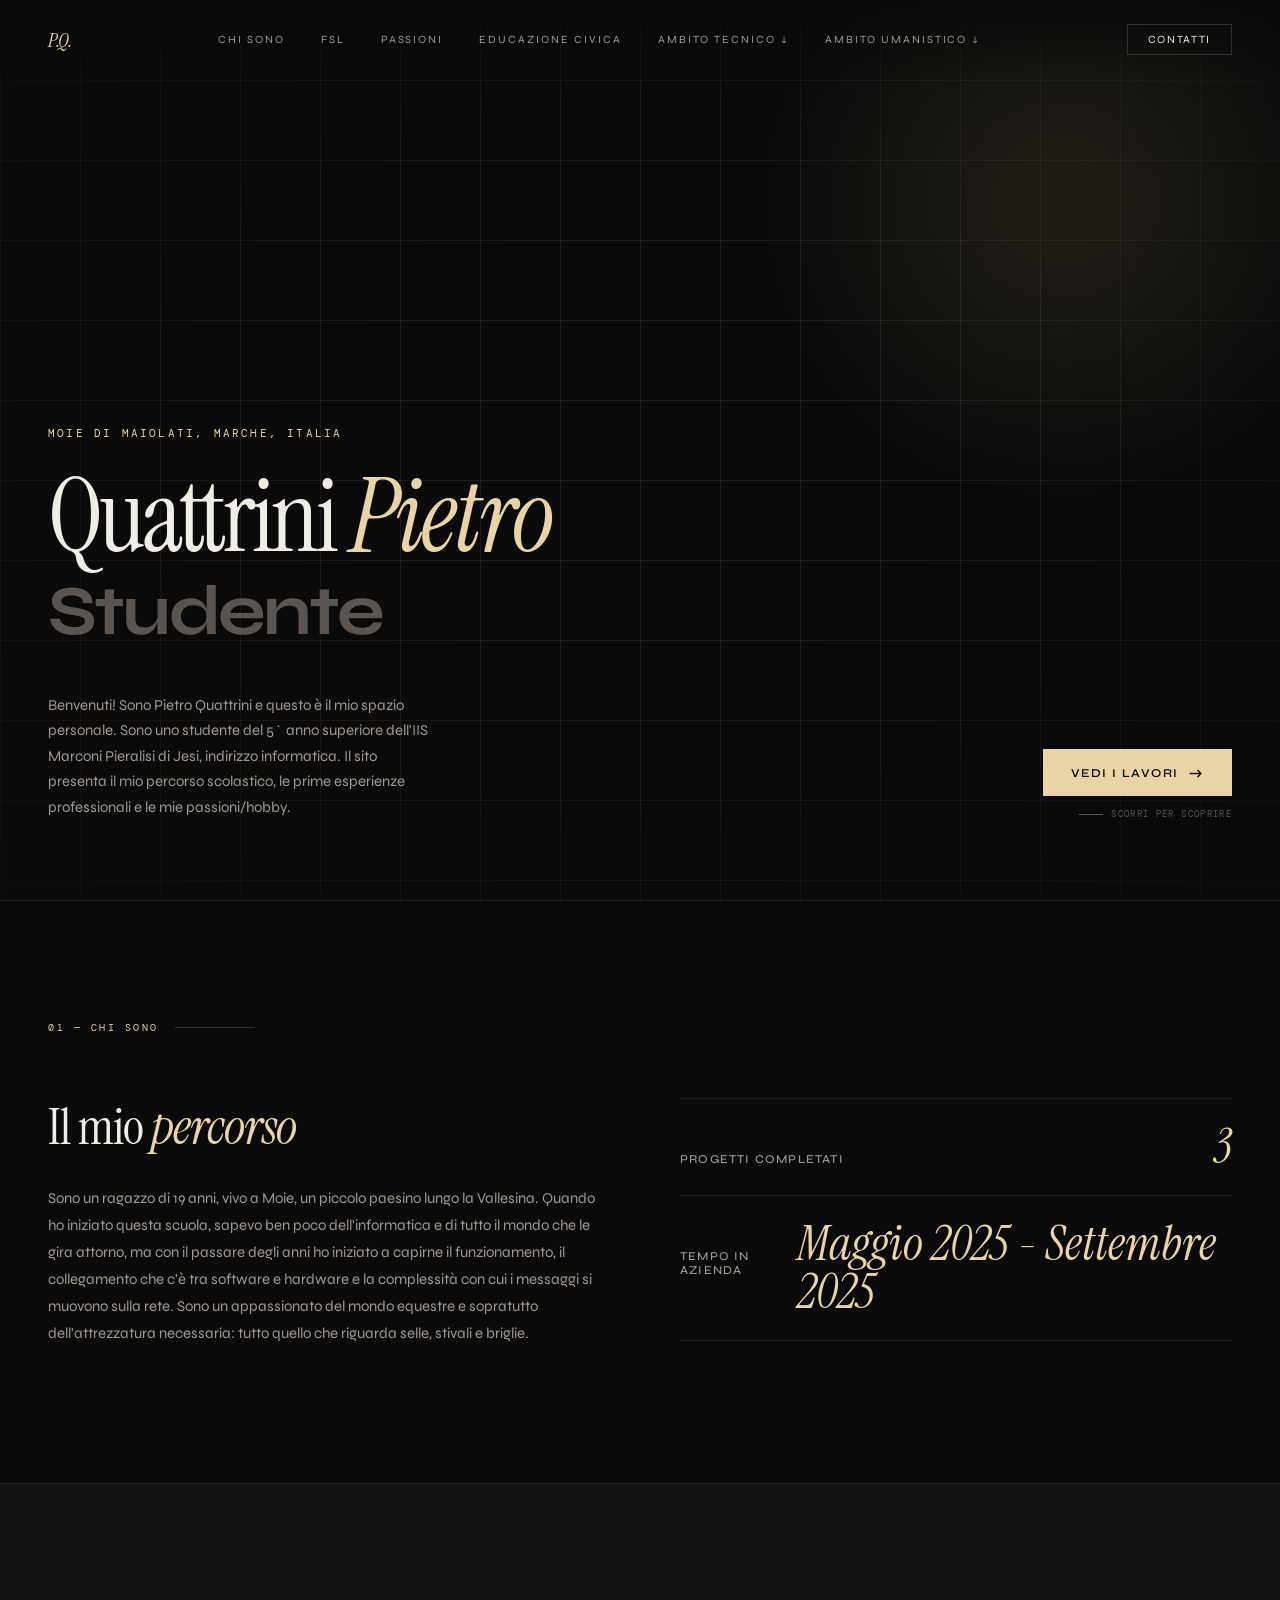
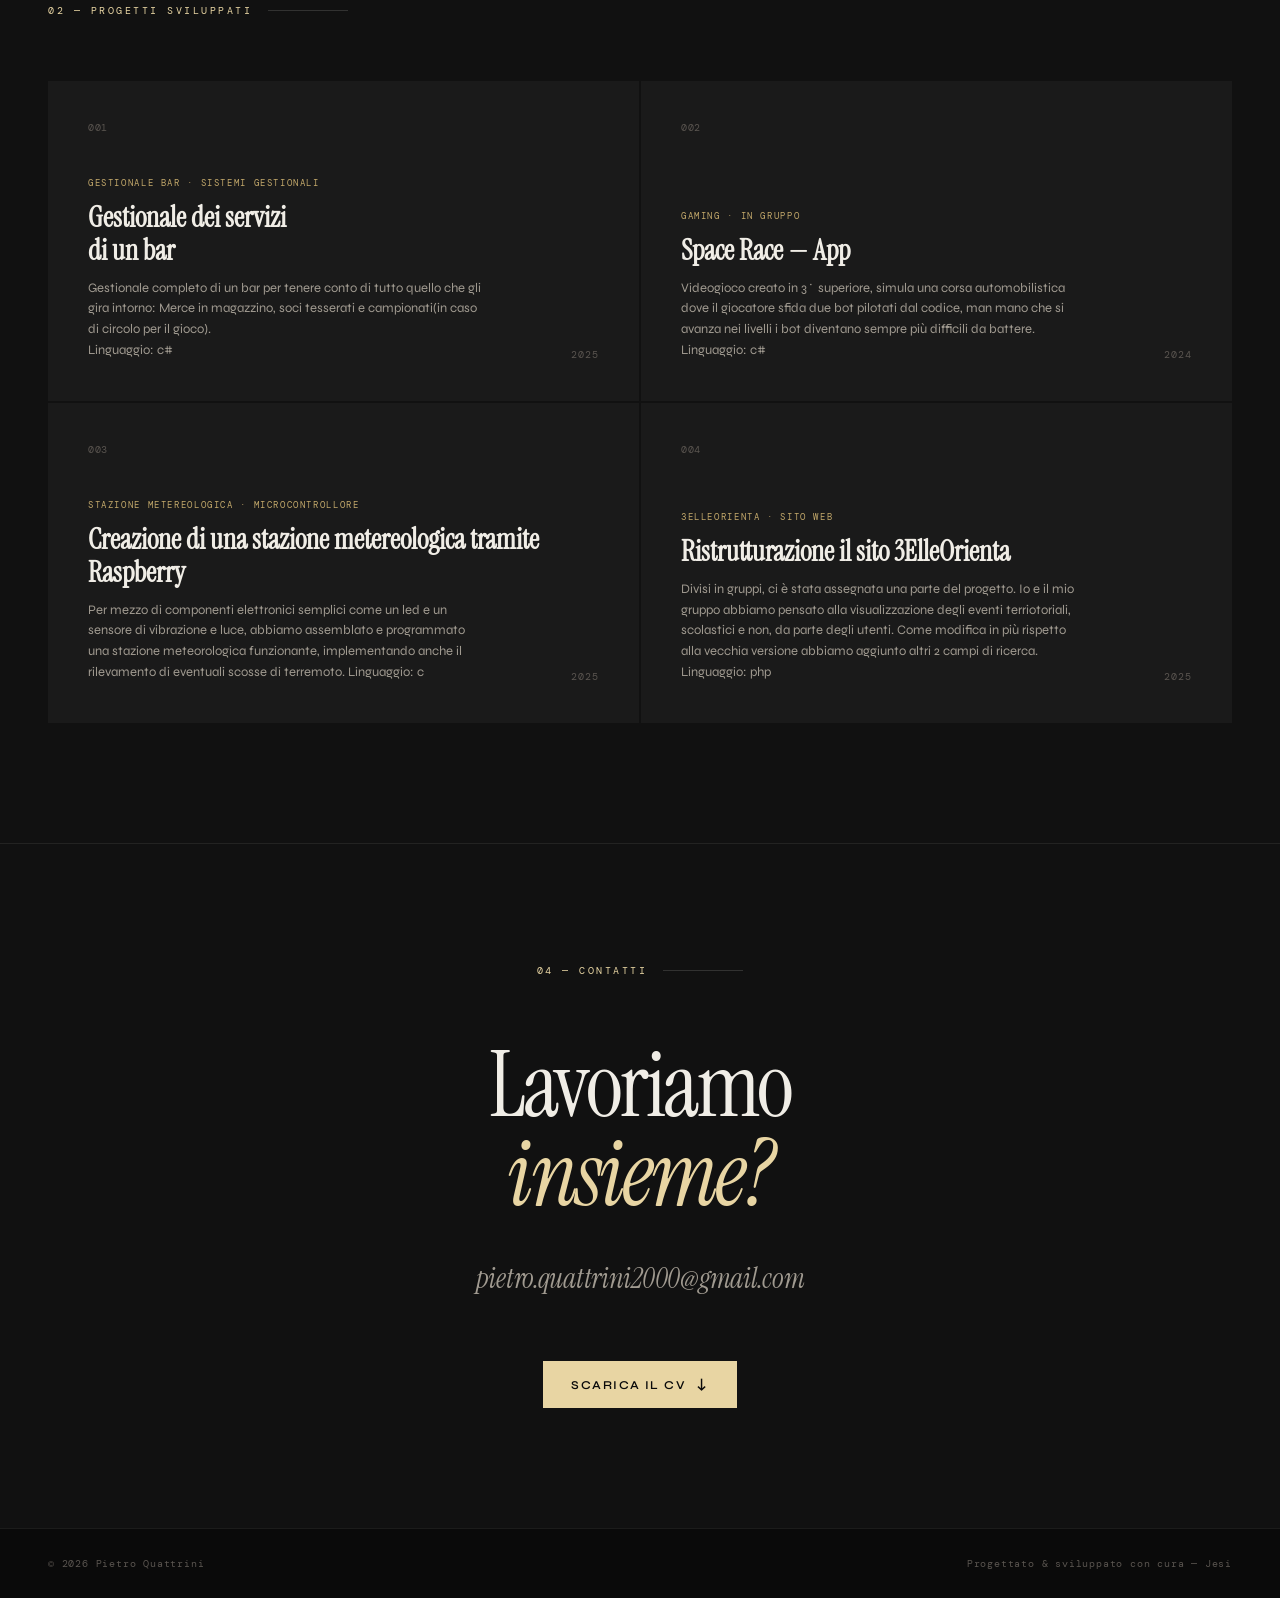
<file: index.html>
<!DOCTYPE html>
<html lang="it">

<head>
    <meta charset="UTF-8">
    <meta name="viewport" content="width=device-width, initial-scale=1.0">
    <title>Pietro Quattrini - Sito Personale</title>
    <link rel="preconnect" href="https://fonts.googleapis.com">
    <link
        href="https://fonts.googleapis.com/css2?family=Syne:wght@400;500;600;700;800&family=Instrument+Serif:ital@0;1&family=DM+Mono:wght@300;400&display=swap"
        rel="stylesheet">
    <link rel="stylesheet" href="css/stile.css">
</head>

<body>

    <nav>
        <div class="nav-logo">P.Q.</div>
        <div class="nav-links">
            <a href="index.html">Chi sono</a>
            <a href="pcto.html">FSL</a>
            <a href="passioni.html">Passioni</a>
            <a href="edCivica.html">Educazione Civica</a>
            <div class="nav-dropdown">
                <span class="nav-dropdown-label">Ambito Tecnico</span>
                <div class="nav-dropdown-menu">
                    <a href="informatica.html">Informatica</a>
                    <a href="sistemiReti.html">Sistemi e Reti</a>
                    <a href="tpsit.html">TPSIT</a>
                    <a href="intelligenzaArtificiale.html">Intelligenza Artificiale</a>
                    <a href="gpoi.html">GPOI</a>
                    <a href="matematica.html">Matematica</a>
                </div>
            </div>
            <div class="nav-dropdown">
                <span class="nav-dropdown-label">Ambito Umanistico</span>
                <div class="nav-dropdown-menu">
                    <a href="italiano.html">Italiano</a>
                    <a href="storia.html">Storia</a>
                    <a href="inglese.html">Inglese</a>
                </div>
            </div>
        </div>
        <a href="#contact" class="nav-cta">Contatti</a>
    </nav>

    <section class="hero">
        <div class="hero-grid-bg"></div>
        <div class="hero-orb"></div>

        <div class="hero-eyebrow">Moie Di Maiolati, Marche, Italia</div>
        <h1 class="hero-name">Quattrini<em> Pietro</em></h1>
        <div class="hero-role">Studente</div>
        <div class="hero-bottom">
            <p class="hero-desc">Benvenuti! Sono Pietro Quattrini e questo è il mio spazio personale.
                Sono uno studente del 5^ anno superiore dell'IIS Marconi Pieralisi di Jesi, indirizzo informatica.
                Il sito presenta il mio percorso scolastico, le prime esperienze professionali e le mie passioni/hobby.
            </p>
            <div class="hero-cta">
                <a href="#work" class="btn-primary">Vedi i lavori <span class="arrow">→</span></a>
                <span class="scroll-hint">Scorri per scoprire</span>
            </div>
        </div>
    </section>

    <section class="about" id="about">
        <div class="section-label">01 — Chi sono</div>
        <div class="about-inner">
            <div class="about-text">
                <h2>Il mio <em>percorso</em></h2>
                <p>Sono un ragazzo di 19 anni, vivo a Moie, un piccolo paesino lungo la Vallesina.
                    Quando ho iniziato questa scuola, sapevo ben poco dell'informatica e di tutto il
                    mondo che le gira attorno, ma con il passare degli anni ho iniziato a capirne il
                    funzionamento, il collegamento che c'è tra software e hardware e la
                    complessità con cui i messaggi si muovono sulla rete. Sono un appassionato
                    del mondo equestre e sopratutto dell'attrezzatura necessaria: tutto quello che
                    riguarda selle, stivali e briglie.</p>
            </div>
            <div class="about-stats">
                <div class="stat-row">
                    <span class="stat-label">Progetti completati</span>
                    <span class="stat-num">3</span>
                </div>
                <div class="stat-row">
                    <span class="stat-label">tempo in azienda</span>
                    <span class="stat-num">Maggio 2025 - Settembre 2025</span>
                </div>
            </div>
        </div>
    </section>

    <section class="work" id="work">
        <div class="section-label">02 — Progetti Sviluppati</div>
        <div class="work-grid">
            <div class="work-item">
                <span class="work-num">001</span>
                <div class="work-tag">Gestionale Bar · Sistemi Gestionali</div>
                <h3 class="work-title">Gestionale dei servizi<br>di un bar</h3>
                <p class="work-desc">Gestionale completo di un bar per tenere conto di tutto quello che gli gira
                    intorno: Merce in magazzino, soci tesserati e campionati(in caso di circolo per il gioco).<br>
                    Linguaggio: c#</p>
                <span class="work-year">2025</span>
            </div>

            <div class="work-item">
                <span class="work-num">002</span>
                <div class="work-tag">Gaming · In gruppo</div>
                <h3 class="work-title">Space Race — App</h3>
                <p class="work-desc">Videogioco creato in 3^ superiore, simula una corsa automobilistica dove il
                    giocatore sfida due bot pilotati dal codice, man mano che si avanza nei livelli i bot diventano
                    sempre più difficili da battere.<br>
                    Linguaggio: c#</p>
                <span class="work-year">2024</span>
            </div>

            <div class="work-item">
                <span class="work-num">003</span>
                <div class="work-tag">Stazione Metereologica · Microcontrollore</div>
                <h3 class="work-title">Creazione di una stazione metereologica tramite Raspberry</h3>
                <p class="work-desc">Per mezzo di componenti elettronici semplici come un led e un sensore di
                    vibrazione e luce, abbiamo assemblato e programmato una stazione
                    meteorologica funzionante, implementando anche il rilevamento di eventuali
                    scosse di terremoto.
                    Linguaggio: c</p>
                <span class="work-year">2025</span>
            </div>

            <div class="work-item">
                <span class="work-num">004</span>
                <div class="work-tag">3ElleOrienta · Sito Web</div>
                <h3 class="work-title">Ristrutturazione il sito 3ElleOrienta</h3>
                <p class="work-desc">Divisi in gruppi, ci è stata assegnata una parte del progetto.
                    Io e il mio gruppo abbiamo pensato alla visualizzazione degli eventi terriotoriali, scolastici e
                    non, da parte degli utenti. Come modifica in più rispetto alla vecchia versione abbiamo aggiunto
                    altri 2 campi di ricerca.
                    Linguaggio: php</p>
                <span class="work-year">2025</span>
            </div>
        </div>
    </section>


    <!-- CONTACT -->
    <section class="contact" id="contact">
        <div class="section-label" style="justify-content:center">04 — Contatti</div>
        <h2 class="contact-big">Lavoriamo<br><em>insieme?</em></h2>
        <a href="mailto:pietro.quattrini2000@gmail.com" class="contact-email">pietro.quattrini2000@gmail.com</a>
        <br>
        <a href="src/Curriculum.pdf" class="btn-primary">Scarica il CV <span class="arrow">↓</span></a>
    </section>

    <footer>
        <span class="footer-left">© 2026 Pietro Quattrini</span>
        <span class="footer-right">Progettato &amp; sviluppato con cura — Jesi</span>
    </footer>

    <script src="js/script.js"></script>
</body>

</html>
</file>
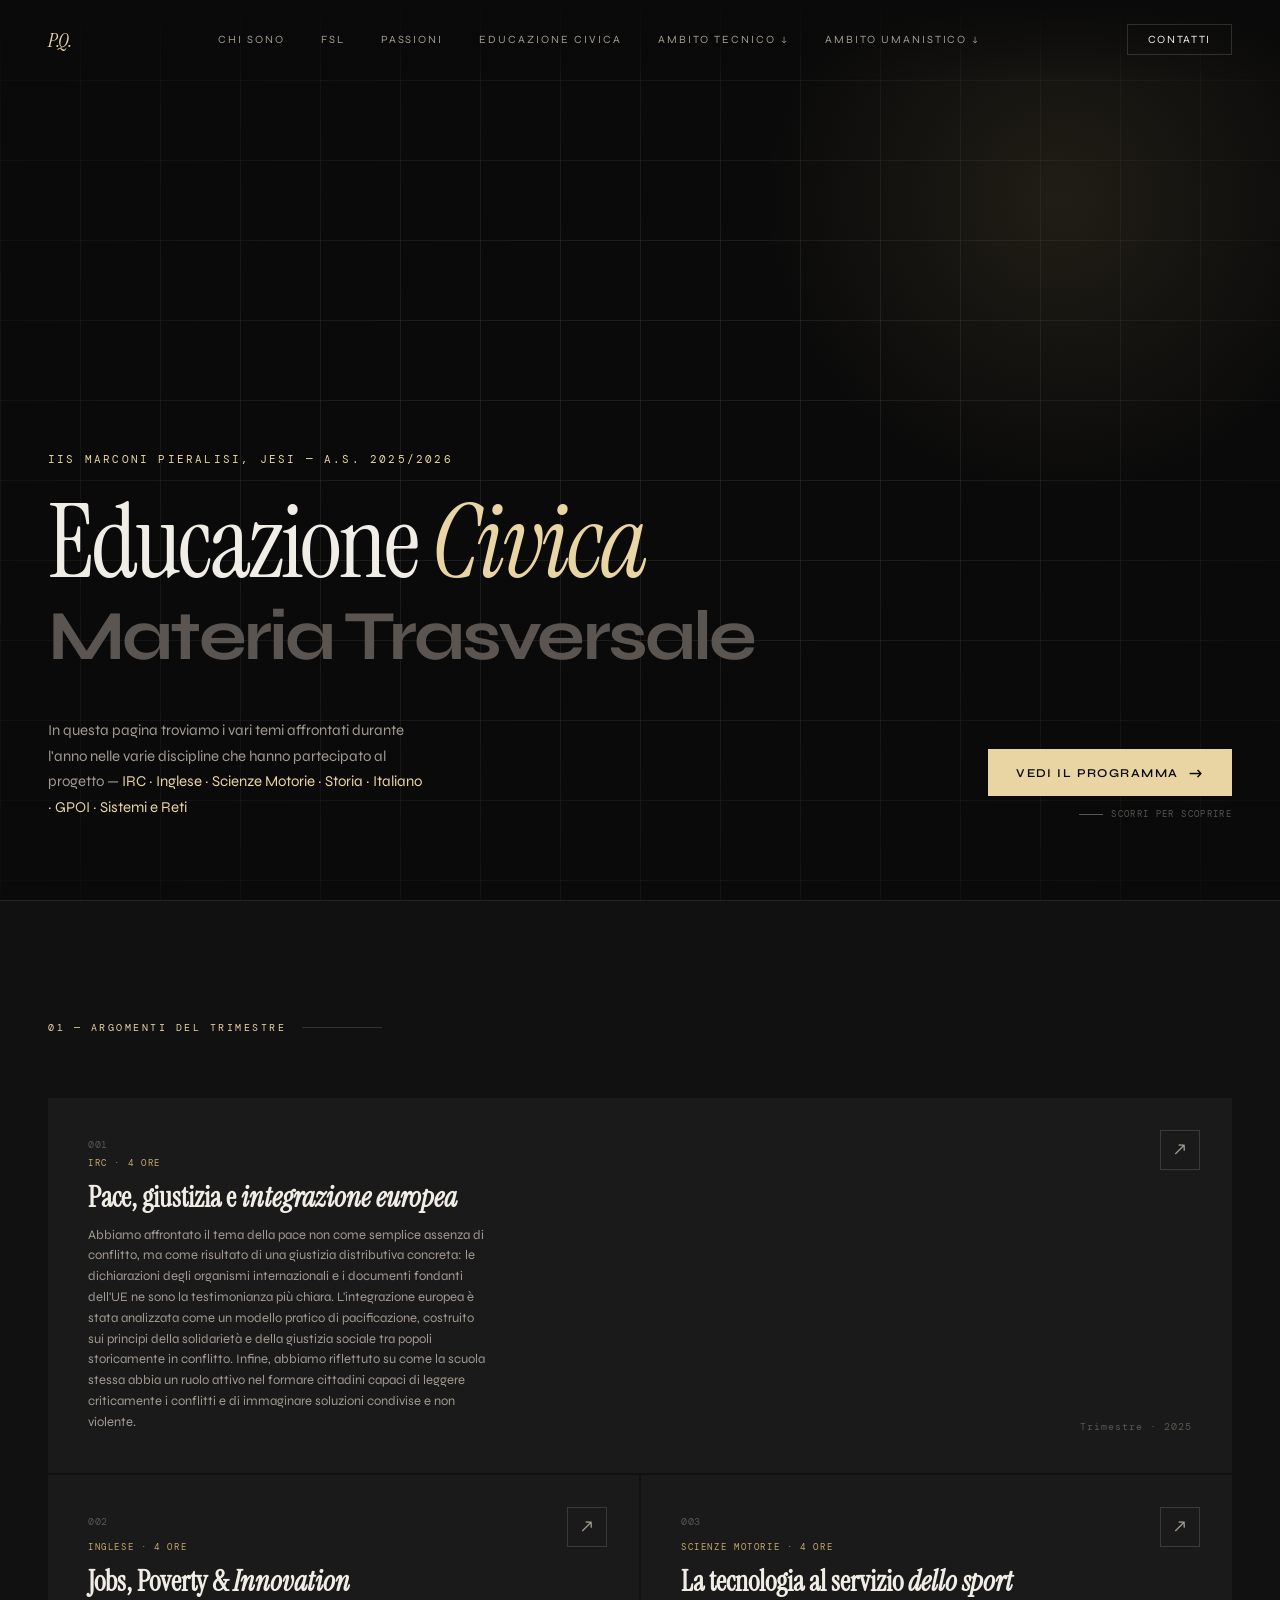
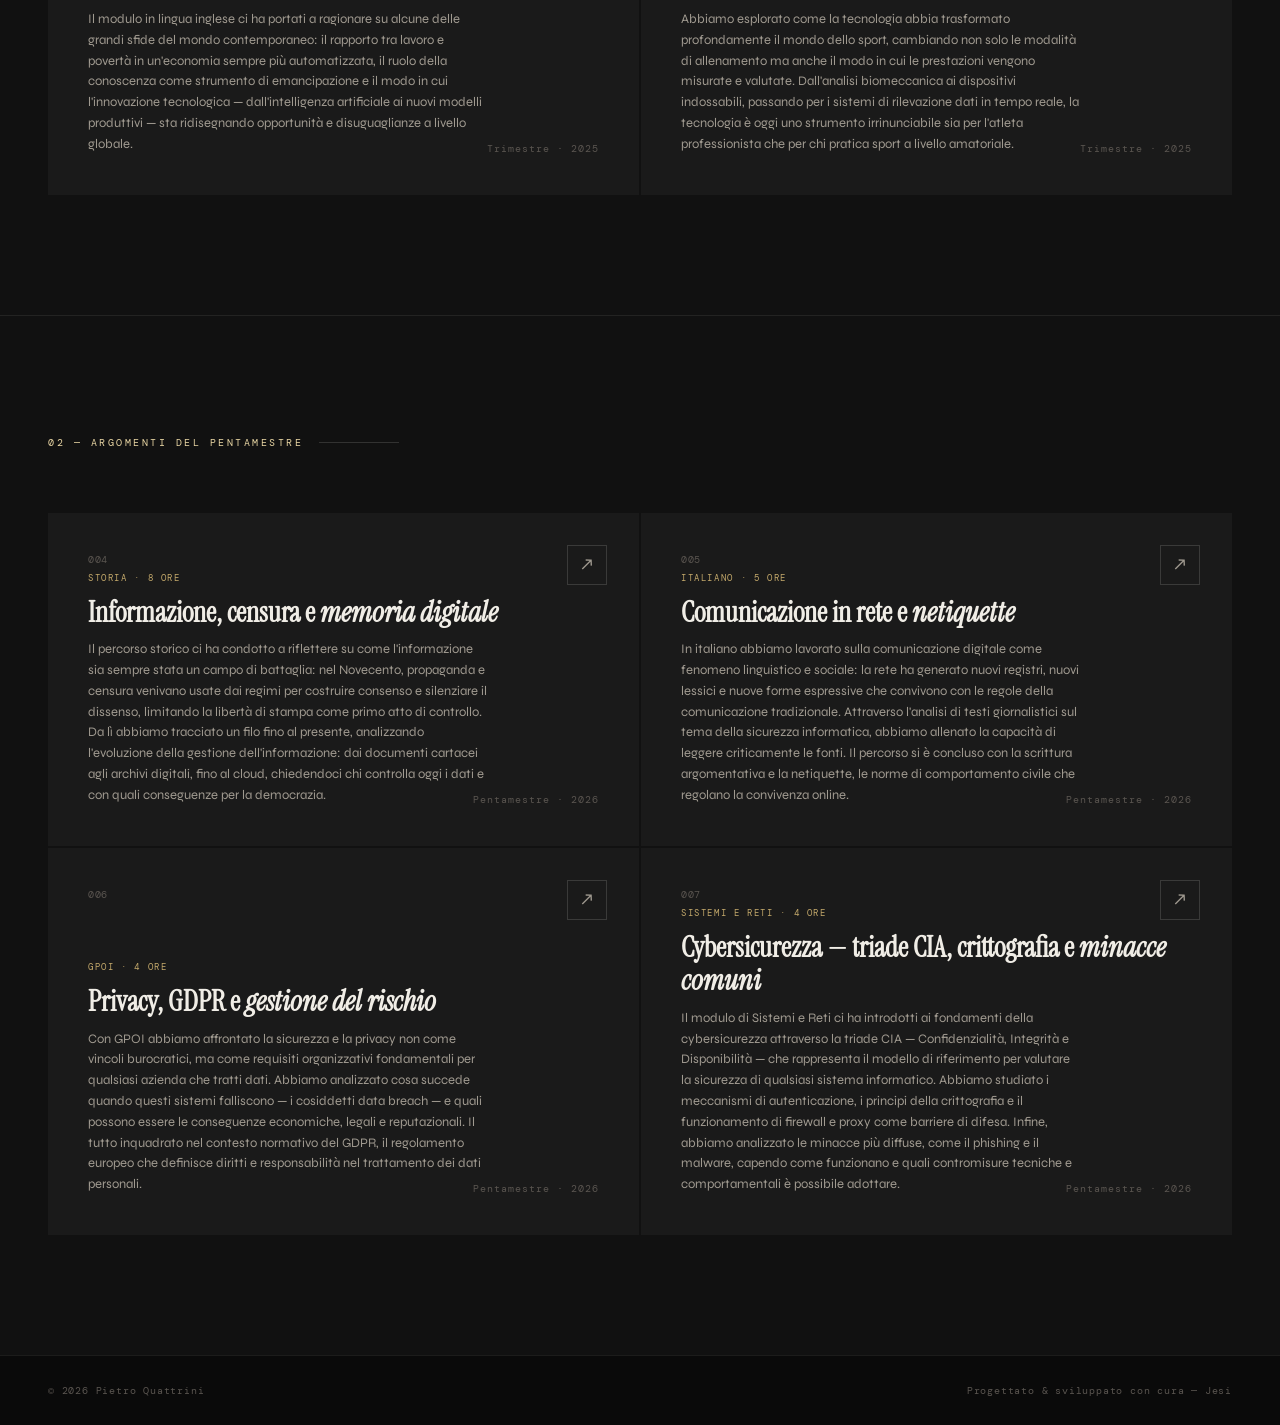
<file: edCivica.html>
<!DOCTYPE html>
<html lang="it">

<head>
    <meta charset="UTF-8">
    <meta name="viewport" content="width=device-width, initial-scale=1.0">
    <title>Pietro Quattrini - Educazione Civica</title>
    <link rel="preconnect" href="https://fonts.googleapis.com">
    <link
        href="https://fonts.googleapis.com/css2?family=Syne:wght@400;500;600;700;800&family=Instrument+Serif:ital@0;1&family=DM+Mono:wght@300;400&display=swap"
        rel="stylesheet">
    <link rel="stylesheet" href="css/stile.css">
</head>

<body>

    <nav>
        <div class="nav-logo">P.Q.</div>
        <div class="nav-links">
            <a href="home.html">Chi sono</a>
            <a href="pcto.html">FSL</a>
            <a href="passioni.html">Passioni</a>
            <a href="edCivica.html">Educazione Civica</a>
            <div class="nav-dropdown">
                <span class="nav-dropdown-label">Ambito Tecnico</span>
                <div class="nav-dropdown-menu">
                    <a href="informatica.html">Informatica</a>
                    <a href="sistemiReti.html">Sistemi e Reti</a>
                    <a href="tpsit.html">TPSIT</a>
                    <a href="intelligenzaArtificiale.html">Intelligenza Artificiale</a>
                    <a href="gpoi.html">GPOI</a>
                    <a href="matematica.html">Matematica</a>
                </div>
            </div>
            <div class="nav-dropdown">
                <span class="nav-dropdown-label">Ambito Umanistico</span>
                <div class="nav-dropdown-menu">
                    <a href="italiano.html">Italiano</a>
                    <a href="storia.html">Storia</a>
                    <a href="inglese.html">Inglese</a>
                </div>
            </div>
        </div>
        <a href="#contact" class="nav-cta">Contatti</a>
    </nav>

    <!-- HERO -->
    <section class="hero">
        <div class="hero-grid-bg"></div>
        <div class="hero-orb"></div>

        <div class="hero-eyebrow">IIS Marconi Pieralisi, Jesi — A.S. 2025/2026</div>
        <h1 class="hero-name">Educazione<em> Civica</em></h1>
        <div class="hero-role">Materia Trasversale</div>
        <div class="hero-bottom">
            <p class="hero-desc">In questa pagina troviamo i vari temi affrontati durante l'anno nelle varie discipline
                che hanno partecipato al progetto —
                <span style="color:var(--accent);">IRC · Inglese · Scienze Motorie · Storia · Italiano · GPOI · Sistemi
                    e Reti</span>
            </p>
            <div class="hero-cta">
                <a href="#trimestre" class="btn-primary">Vedi il programma <span class="arrow">→</span></a>
                <span class="scroll-hint">Scorri per scoprire</span>
            </div>
        </div>
    </section>

    <!-- TRIMESTRE -->
    <section class="work" id="trimestre">
        <div class="section-label">01 — Argomenti del Trimestre</div>
        <div class="work-grid">

            <!-- IRC -->
            <div class="work-item work-item-wide">
                <span class="work-num">001</span>
                <div class="work-arrow">↗</div>
                <br>
                <div class="work-tag">IRC · 4 ore</div>
                <h3 class="work-title">Pace, giustizia e <em style="font-style:italic;">integrazione europea</em></h3>
                <p class="work-desc">Abbiamo affrontato il tema della pace non come semplice assenza di conflitto, ma
                    come risultato di una giustizia distributiva concreta: le dichiarazioni degli organismi
                    internazionali e i documenti fondanti dell'UE ne sono la testimonianza più chiara. L'integrazione
                    europea è stata analizzata come un modello pratico di pacificazione, costruito sui principi della
                    solidarietà e della giustizia sociale tra popoli storicamente in conflitto. Infine, abbiamo
                    riflettuto su come la scuola stessa abbia un ruolo attivo nel formare cittadini capaci di leggere
                    criticamente i conflitti e di immaginare soluzioni condivise e non violente.</p>
                <span class="work-year">Trimestre · 2025</span>
            </div>

            <!-- INGLESE -->
            <div class="work-item">
                <span class="work-num">002</span>
                <div class="work-arrow">↗</div>
                <div class="work-tag">Inglese · 4 ore</div>
                <h3 class="work-title">Jobs, Poverty &amp; <em style="font-style:italic;">Innovation</em></h3>
                <p class="work-desc">Il modulo in lingua inglese ci ha portati a ragionare su alcune delle grandi sfide
                    del mondo contemporaneo: il rapporto tra lavoro e povertà in un'economia sempre più automatizzata,
                    il ruolo della conoscenza come strumento di emancipazione e il modo in cui l'innovazione tecnologica
                    — dall'intelligenza artificiale ai nuovi modelli produttivi — sta ridisegnando opportunità e
                    disuguaglianze a livello globale.</p>
                <span class="work-year">Trimestre · 2025</span>
            </div>

            <!-- SCIENZE MOTORIE -->
            <div class="work-item">
                <span class="work-num">003</span>
                <div class="work-arrow">↗</div>
                <div class="work-tag">Scienze Motorie · 4 ore</div>
                <h3 class="work-title">La tecnologia al servizio <em style="font-style:italic;">dello sport</em></h3>
                <p class="work-desc">Abbiamo esplorato come la tecnologia abbia trasformato profondamente il mondo dello
                    sport, cambiando non solo le modalità di allenamento ma anche il modo in cui le prestazioni vengono
                    misurate e valutate. Dall'analisi biomeccanica ai dispositivi indossabili, passando per i sistemi di
                    rilevazione dati in tempo reale, la tecnologia è oggi uno strumento irrinunciabile sia per l'atleta
                    professionista che per chi pratica sport a livello amatoriale.</p>
                <span class="work-year">Trimestre · 2025</span>
            </div>

        </div>
    </section>

    <!-- PENTAMESTRE -->
    <section class="work" id="pentamestre">
        <div class="section-label">02 — Argomenti del Pentamestre</div>
        <div class="work-grid">

            <!-- STORIA -->
            <div class="work-item">
                <span class="work-num">004</span>
                <div class="work-arrow">↗</div>
                <br>
                <div class="work-tag">Storia · 8 ore</div>
                <h3 class="work-title">Informazione, censura e <em style="font-style:italic;">memoria digitale</em></h3>
                <p class="work-desc">Il percorso storico ci ha condotto a riflettere su come l'informazione sia sempre
                    stata un campo di battaglia: nel Novecento, propaganda e censura venivano usate dai regimi per
                    costruire consenso e silenziare il dissenso, limitando la libertà di stampa come primo atto di
                    controllo. Da lì abbiamo tracciato un filo fino al presente, analizzando l'evoluzione della gestione
                    dell'informazione: dai documenti cartacei agli archivi digitali, fino al cloud, chiedendoci chi
                    controlla oggi i dati e con quali conseguenze per la democrazia.</p>
                <span class="work-year">Pentamestre · 2026</span>
            </div>

            <!-- ITALIANO -->
            <div class="work-item">
                <span class="work-num">005</span>
                <div class="work-arrow">↗</div>
                <br>
                <div class="work-tag">Italiano · 5 ore</div>
                <h3 class="work-title">Comunicazione in rete e <em style="font-style:italic;">netiquette</em></h3>
                <p class="work-desc">In italiano abbiamo lavorato sulla comunicazione digitale come fenomeno linguistico
                    e sociale: la rete ha generato nuovi registri, nuovi lessici e nuove forme espressive che convivono
                    con le regole della comunicazione tradizionale. Attraverso l'analisi di testi giornalistici sul tema
                    della sicurezza informatica, abbiamo allenato la capacità di leggere criticamente le fonti. Il
                    percorso si è concluso con la scrittura argomentativa e la netiquette, le norme di comportamento
                    civile che regolano la convivenza online.</p>
                <span class="work-year">Pentamestre · 2026</span>
            </div>

            <!-- GPOI -->
            <div class="work-item">
                <span class="work-num">006</span>
                <div class="work-arrow">↗</div>
                <div class="work-tag">GPOI · 4 ore</div>
                <h3 class="work-title">Privacy, GDPR e <em style="font-style:italic;">gestione del rischio</em></h3>
                <p class="work-desc">Con GPOI abbiamo affrontato la sicurezza e la privacy non come vincoli burocratici,
                    ma come requisiti organizzativi fondamentali per qualsiasi azienda che tratti dati. Abbiamo
                    analizzato cosa succede quando questi sistemi falliscono — i cosiddetti data breach — e quali
                    possono essere le conseguenze economiche, legali e reputazionali. Il tutto inquadrato nel contesto
                    normativo del GDPR, il regolamento europeo che definisce diritti e responsabilità nel trattamento
                    dei dati personali.</p>
                <span class="work-year">Pentamestre · 2026</span>
            </div>

            <!-- SISTEMI E RETI -->
            <div class="work-item">
                <span class="work-num">007</span>
                <div class="work-arrow">↗</div>
                <br>
                <div class="work-tag">Sistemi e Reti · 4 ore</div>
                <h3 class="work-title">Cybersicurezza — triade CIA, crittografia e <em
                        style="font-style:italic;">minacce comuni</em></h3>
                <p class="work-desc">Il modulo di Sistemi e Reti ci ha introdotti ai fondamenti della cybersicurezza
                    attraverso la triade CIA — Confidenzialità, Integrità e Disponibilità — che rappresenta il modello
                    di riferimento per valutare la sicurezza di qualsiasi sistema informatico. Abbiamo studiato i
                    meccanismi di autenticazione, i principi della crittografia e il funzionamento di firewall e proxy
                    come barriere di difesa. Infine, abbiamo analizzato le minacce più diffuse, come il phishing e il
                    malware, capendo come funzionano e quali contromisure tecniche e comportamentali è possibile
                    adottare.</p>
                <span class="work-year">Pentamestre · 2026</span>
            </div>

        </div>
    </section>

    <footer>
        <span class="footer-left">© 2026 Pietro Quattrini</span>
        <span class="footer-right">Progettato &amp; sviluppato con cura — Jesi</span>
    </footer>

    <script src="js/script.js"></script>
</body>

</html>
</file>
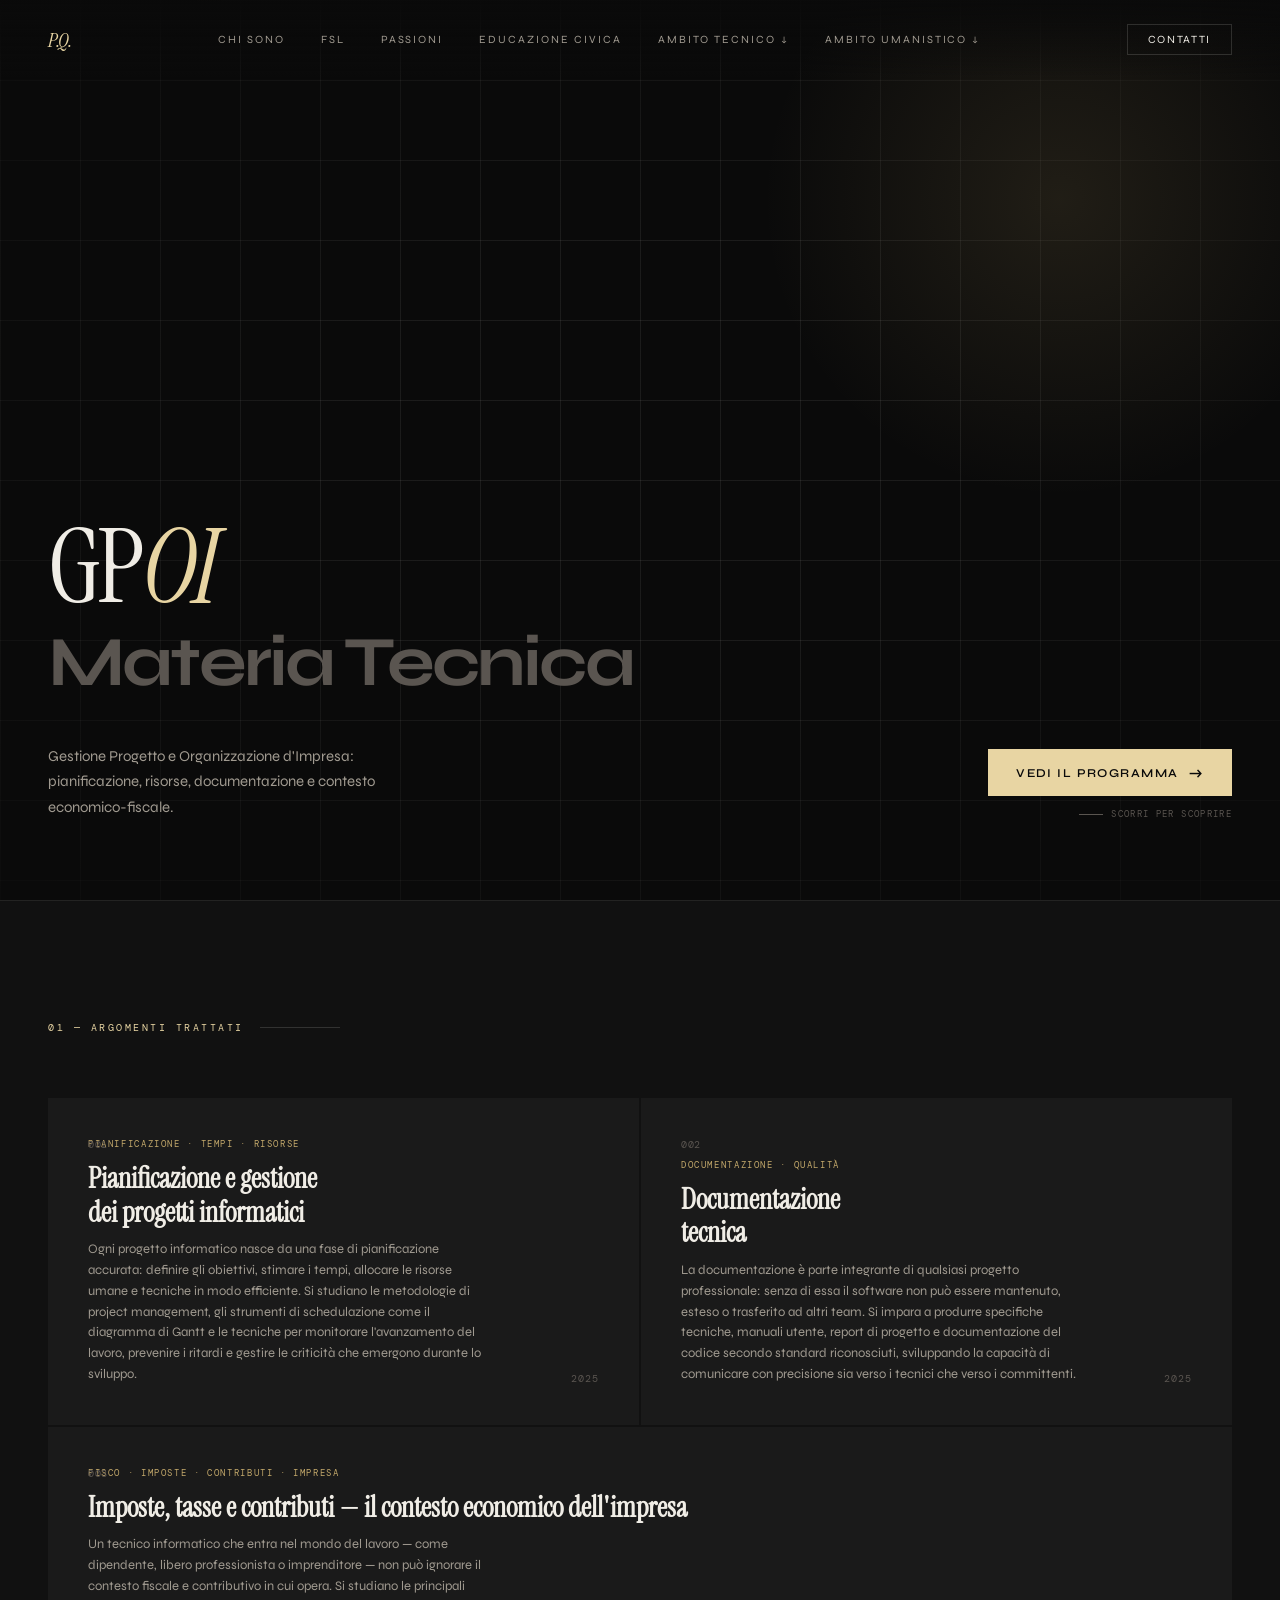
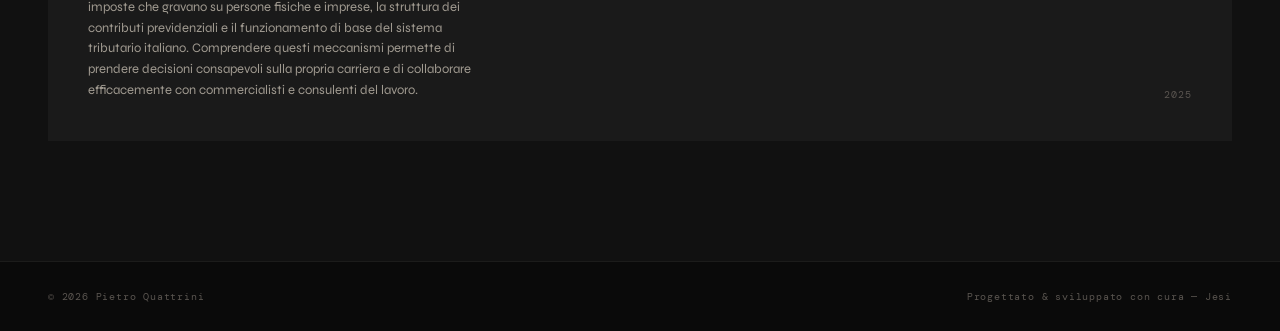
<file: gpoi.html>
<!DOCTYPE html>
<html lang="it">

<head>
    <meta charset="UTF-8">
    <meta name="viewport" content="width=device-width, initial-scale=1.0">
    <title>Pietro Quattrini - GPOI</title>
    <link rel="preconnect" href="https://fonts.googleapis.com">
    <link
        href="https://fonts.googleapis.com/css2?family=Syne:wght@400;500;600;700;800&family=Instrument+Serif:ital@0;1&family=DM+Mono:wght@300;400&display=swap"
        rel="stylesheet">
    <link rel="stylesheet" href="css/stile.css">
</head>

<body>

    <nav>
        <div class="nav-logo">P.Q.</div>
        <div class="nav-links">
            <a href="home.html">Chi sono</a>
            <a href="pcto.html">FSL</a>
            <a href="passioni.html">Passioni</a>
            <a href="edCivica.html">Educazione Civica</a>
            <div class="nav-dropdown">
                <span class="nav-dropdown-label">Ambito Tecnico</span>
                <div class="nav-dropdown-menu">
                    <a href="informatica.html">Informatica</a>
                    <a href="sistemiReti.html">Sistemi e Reti</a>
                    <a href="tpsit.html">TPSIT</a>
                    <a href="intelligenzaArtificiale.html">Intelligenza Artificiale</a>
                    <a href="gpoi.html">GPOI</a>
                    <a href="matematica.html">Matematica</a>
                </div>
            </div>
            <div class="nav-dropdown">
                <span class="nav-dropdown-label">Ambito Umanistico</span>
                <div class="nav-dropdown-menu">
                    <a href="italiano.html">Italiano</a>
                    <a href="storia.html">Storia</a>
                    <a href="inglese.html">Inglese</a>
                    <a href="matematica.html">Matematica</a>
                </div>
            </div>
        </div>
        <a href="home.html#contact" class="nav-cta">Contatti</a>
    </nav>

    <section class="hero">
        <div class="hero-grid-bg"></div>
        <div class="hero-orb"></div>

        <h1 class="hero-name">GP<em>OI</em></h1>
        <div class="hero-role">Materia Tecnica</div>
        <div class="hero-bottom">
            <p class="hero-desc">Gestione Progetto e Organizzazione d'Impresa: pianificazione, risorse, documentazione e
                contesto economico-fiscale.</p>
            <div class="hero-cta">
                <a href="#work" class="btn-primary">Vedi il programma <span class="arrow">→</span></a>
                <span class="scroll-hint">Scorri per scoprire</span>
            </div>
        </div>
    </section>

    <section class="work" id="work">
        <div class="section-label">01 — Argomenti trattati</div>
        <div class="work-grid">

            <div class="work-item">
                <span class="work-num">001</span>
                <div class="work-tag">Pianificazione · Tempi · Risorse</div>
                <h3 class="work-title">Pianificazione e gestione<br>dei progetti informatici</h3>
                <p class="work-desc">Ogni progetto informatico nasce da una fase di pianificazione accurata: definire
                    gli obiettivi, stimare i tempi, allocare le risorse umane e tecniche in modo efficiente. Si studiano
                    le metodologie di project management, gli strumenti di schedulazione come il diagramma di Gantt e le
                    tecniche per monitorare l'avanzamento del lavoro, prevenire i ritardi e gestire le criticità che
                    emergono durante lo sviluppo.</p>
                <span class="work-year">2025</span>
            </div>

            <div class="work-item">
                <span class="work-num">002</span>
                <div class="work-tag">Documentazione · Qualità</div>
                <h3 class="work-title">Documentazione<br>tecnica</h3>
                <p class="work-desc">La documentazione è parte integrante di qualsiasi progetto professionale: senza di
                    essa il software non può essere mantenuto, esteso o trasferito ad altri team. Si impara a produrre
                    specifiche tecniche, manuali utente, report di progetto e documentazione del codice secondo standard
                    riconosciuti, sviluppando la capacità di comunicare con precisione sia verso i tecnici che verso i
                    committenti.</p>
                <span class="work-year">2025</span>
            </div>

            <div class="work-item work-item-wide">
                <span class="work-num">003</span>
                <div class="work-tag">Fisco · Imposte · Contributi · Impresa</div>
                <h3 class="work-title">Imposte, tasse e contributi — il contesto economico dell'impresa</h3>
                <p class="work-desc">Un tecnico informatico che entra nel mondo del lavoro — come dipendente, libero
                    professionista o imprenditore — non può ignorare il contesto fiscale e contributivo in cui opera. Si
                    studiano le principali imposte che gravano su persone fisiche e imprese, la struttura dei contributi
                    previdenziali e il funzionamento di base del sistema tributario italiano. Comprendere questi
                    meccanismi permette di prendere decisioni consapevoli sulla propria carriera e di collaborare
                    efficacemente con commercialisti e consulenti del lavoro.</p>
                <span class="work-year">2025</span>
            </div>

        </div>
    </section>

    <footer>
        <span class="footer-left">© 2026 Pietro Quattrini</span>
        <span class="footer-right">Progettato &amp; sviluppato con cura — Jesi</span>
    </footer>

    <script src="js/script.js"></script>
</body>

</html>
</file>
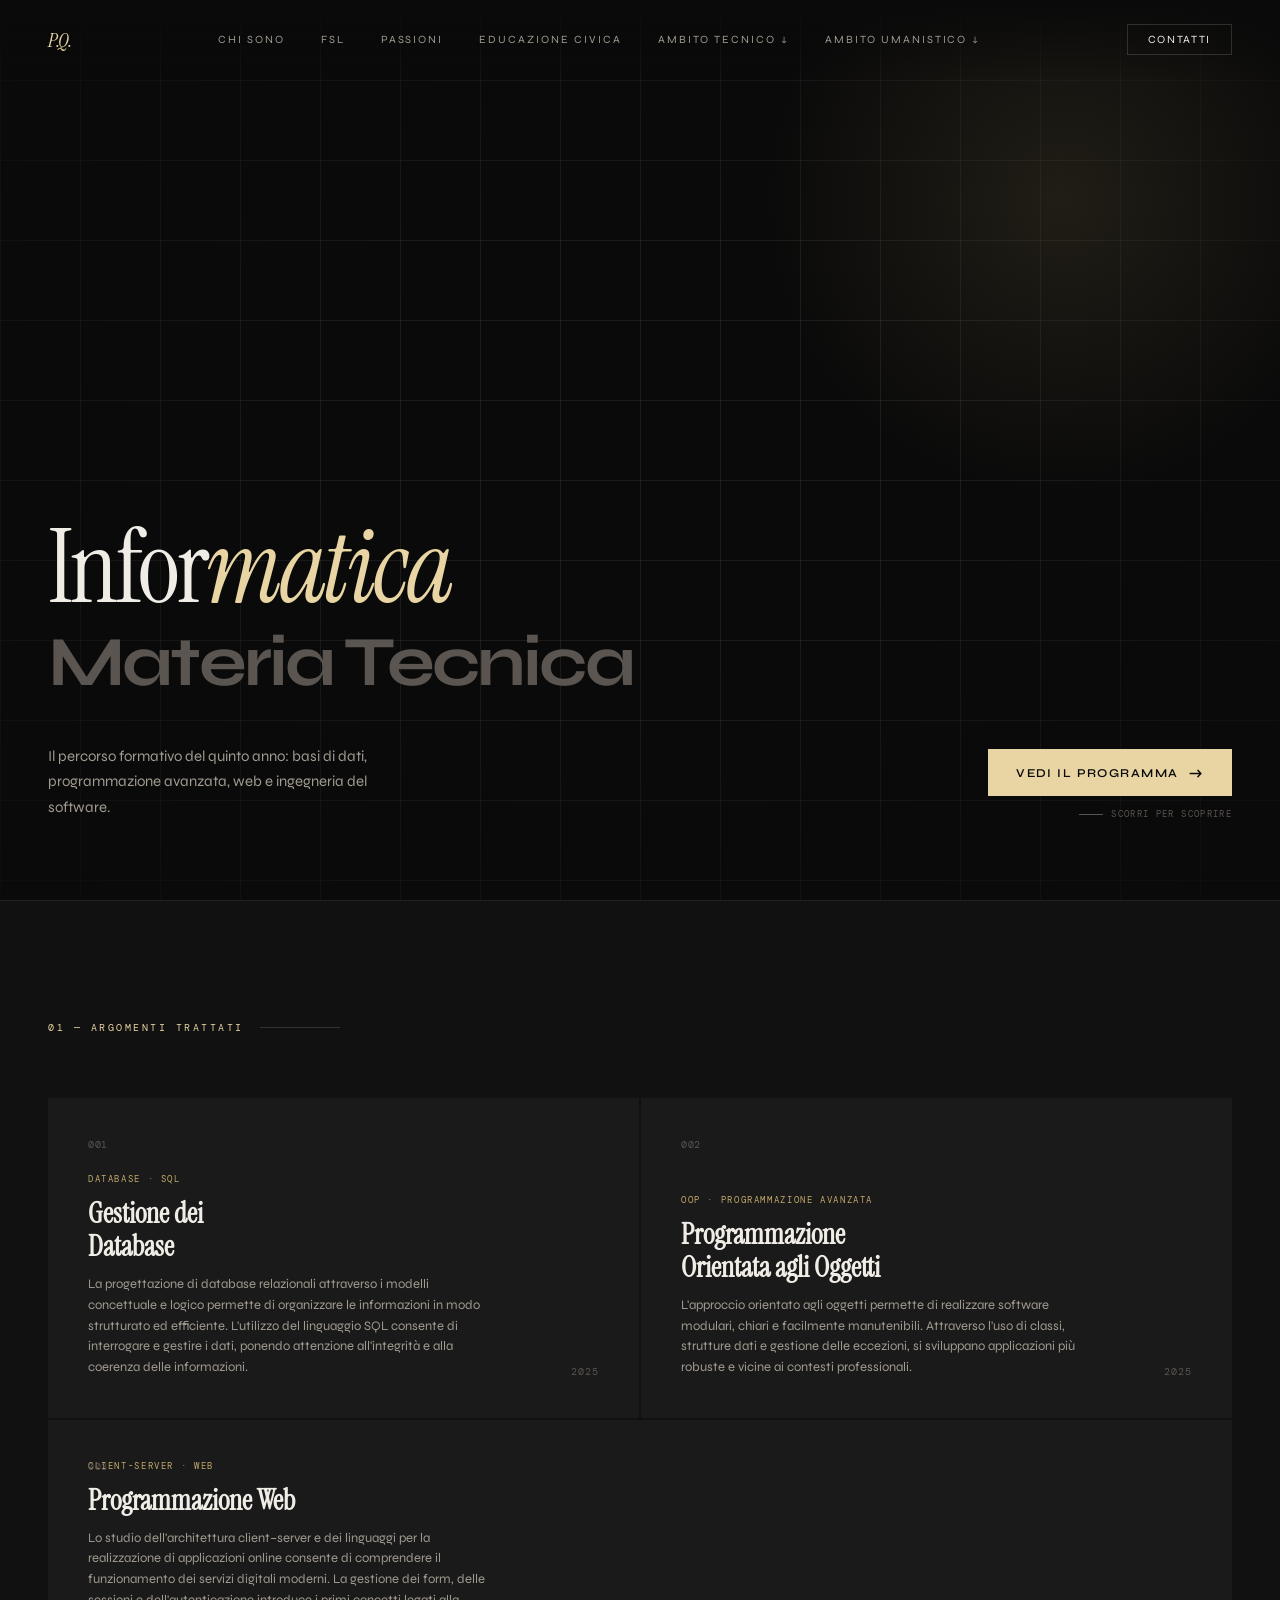
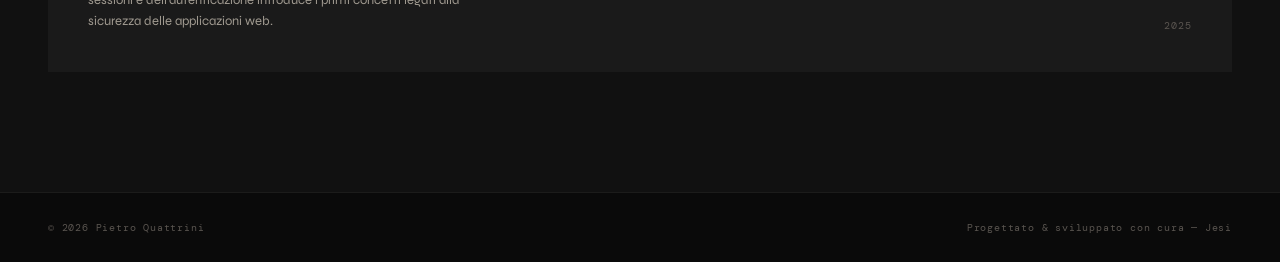
<file: informatica.html>
<!DOCTYPE html>
<html lang="it">

<head>
    <meta charset="UTF-8">
    <meta name="viewport" content="width=device-width, initial-scale=1.0">
    <title>Pietro Quattrini - Informatica</title>
    <link rel="preconnect" href="https://fonts.googleapis.com">
    <link
        href="https://fonts.googleapis.com/css2?family=Syne:wght@400;500;600;700;800&family=Instrument+Serif:ital@0;1&family=DM+Mono:wght@300;400&display=swap"
        rel="stylesheet">
    <link rel="stylesheet" href="css/stile.css">
</head>

<body>

        <nav>
        <div class="nav-logo">P.Q.</div>
        <div class="nav-links">
            <a href="home.html">Chi sono</a>
            <a href="pcto.html">FSL</a>
            <a href="passioni.html">Passioni</a>
            <a href="edCivica.html">Educazione Civica</a>
            <div class="nav-dropdown">
                <span class="nav-dropdown-label">Ambito Tecnico</span>
                <div class="nav-dropdown-menu">
                    <a href="informatica.html">Informatica</a>
                    <a href="sistemiReti.html">Sistemi e Reti</a>
                    <a href="tpsit.html">TPSIT</a>
                    <a href="intelligenzaArtificiale.html">Intelligenza Artificiale</a>
                    <a href="gpoi.html">GPOI</a>
                    <a href="matematica.html">Matematica</a>
                </div>
            </div>
            <div class="nav-dropdown">
                <span class="nav-dropdown-label">Ambito Umanistico</span>
                <div class="nav-dropdown-menu">
                    <a href="italiano.html">Italiano</a>
                    <a href="storia.html">Storia</a>
                    <a href="inglese.html">Inglese</a>
                </div>
            </div>
        </div>
        <a href="#contact" class="nav-cta">Contatti</a>
    </nav>

    <section class="hero">
        <div class="hero-grid-bg"></div>
        <div class="hero-orb"></div>

        <h1 class="hero-name">Infor<em>matica</em></h1>
        <div class="hero-role">Materia Tecnica</div>
        <div class="hero-bottom">
            <p class="hero-desc">Il percorso formativo del quinto anno: basi di dati, programmazione avanzata, web e ingegneria del software.</p>
            <div class="hero-cta">
                <a href="#work" class="btn-primary">Vedi il programma <span class="arrow">→</span></a>
                <span class="scroll-hint">Scorri per scoprire</span>
            </div>
        </div>
    </section>

    <section class="work" id="work">
        <div class="section-label">01 — Argomenti trattati</div>
        <div class="work-grid">

            <div class="work-item">
                <span class="work-num">001</span>
                <div class="work-tag">Database · SQL</div>
                <h3 class="work-title">Gestione dei<br>Database</h3>
                <p class="work-desc">La progettazione di database relazionali attraverso i modelli concettuale e logico permette di organizzare le informazioni in modo strutturato ed efficiente. L'utilizzo del linguaggio SQL consente di interrogare e gestire i dati, ponendo attenzione all'integrità e alla coerenza delle informazioni.</p>
                <span class="work-year">2025</span>
            </div>

            <div class="work-item">
                <span class="work-num">002</span>
                <div class="work-tag">OOP · Programmazione Avanzata</div>
                <h3 class="work-title">Programmazione<br>Orientata agli Oggetti</h3>
                <p class="work-desc">L'approccio orientato agli oggetti permette di realizzare software modulari, chiari e facilmente manutenibili. Attraverso l'uso di classi, strutture dati e gestione delle eccezioni, si sviluppano applicazioni più robuste e vicine ai contesti professionali.</p>
                <span class="work-year">2025</span>
            </div>

            <div class="work-item work-item-wide">
                <span class="work-num">003</span>
                <div class="work-tag">Client-Server · Web</div>
                <h3 class="work-title">Programmazione Web</h3>
                <p class="work-desc">Lo studio dell'architettura client–server e dei linguaggi per la realizzazione di applicazioni online consente di comprendere il funzionamento dei servizi digitali moderni. La gestione dei form, delle sessioni e dell'autenticazione introduce i primi concetti legati alla sicurezza delle applicazioni web.</p>
                <span class="work-year">2025</span>
            </div>

        </div>
    </section>

    <footer>
        <span class="footer-left">© 2026 Pietro Quattrini</span>
        <span class="footer-right">Progettato &amp; sviluppato con cura — Jesi</span>
    </footer>

    <script src="js/script.js"></script>
</body>

</html>
</file>
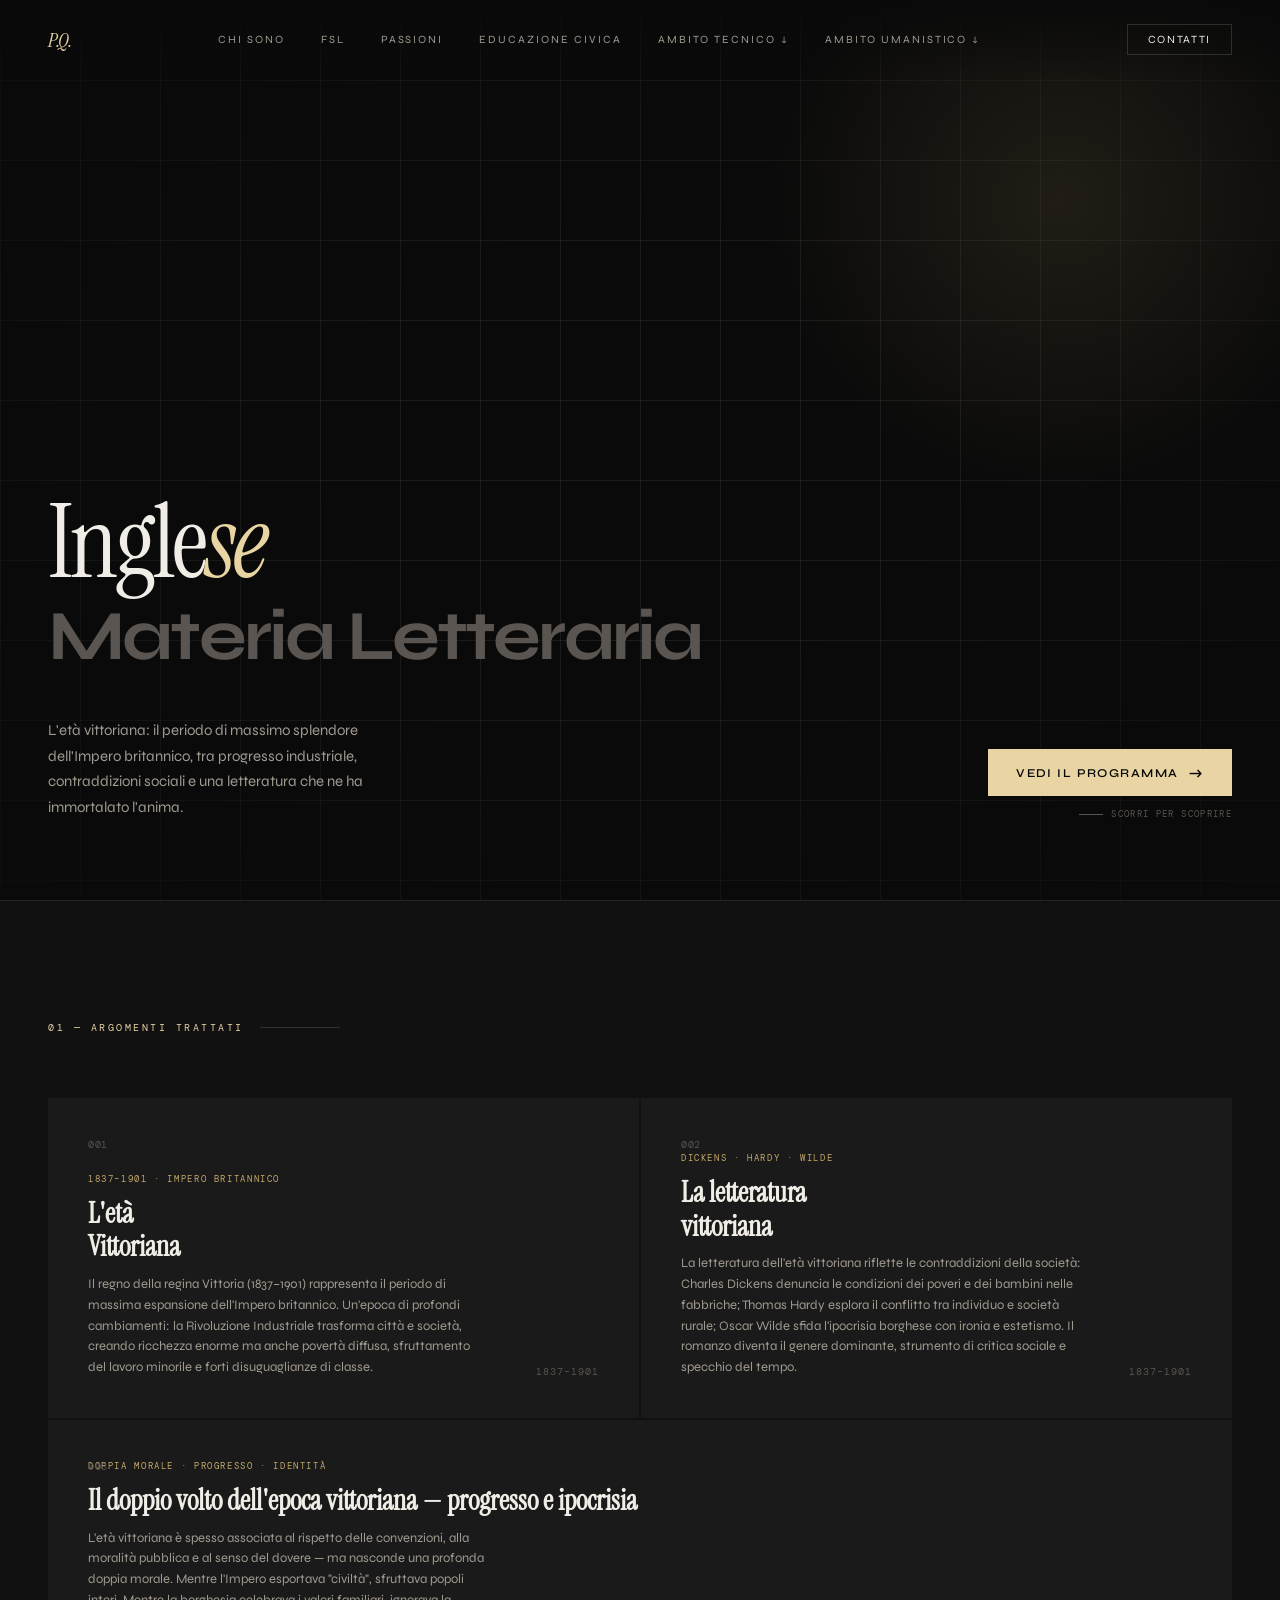
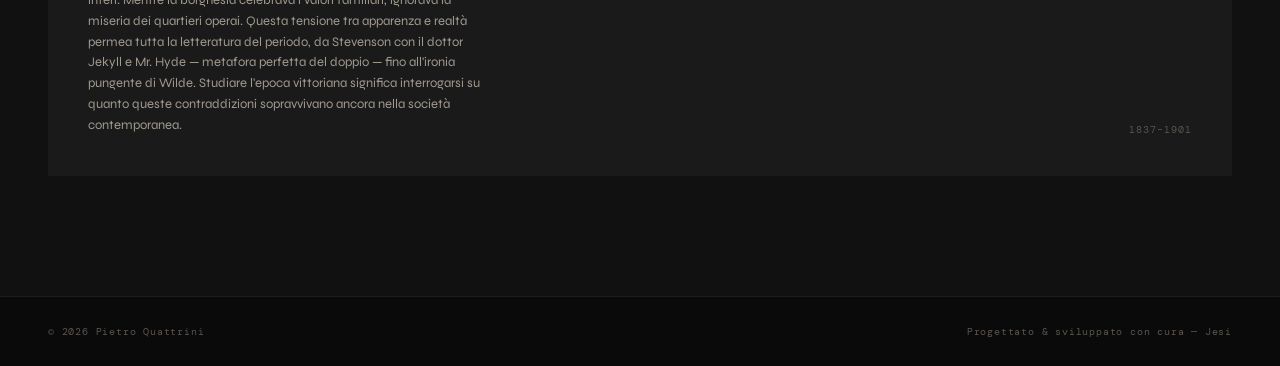
<file: inglese.html>
<!DOCTYPE html>
<html lang="it">

<head>
    <meta charset="UTF-8">
    <meta name="viewport" content="width=device-width, initial-scale=1.0">
    <title>Pietro Quattrini - Inglese</title>
    <link rel="preconnect" href="https://fonts.googleapis.com">
    <link
        href="https://fonts.googleapis.com/css2?family=Syne:wght@400;500;600;700;800&family=Instrument+Serif:ital@0;1&family=DM+Mono:wght@300;400&display=swap"
        rel="stylesheet">
    <link rel="stylesheet" href="css/stile.css">
</head>

<body>

        <nav>
        <div class="nav-logo">P.Q.</div>
        <div class="nav-links">
            <a href="home.html">Chi sono</a>
            <a href="pcto.html">FSL</a>
            <a href="passioni.html">Passioni</a>
            <a href="edCivica.html">Educazione Civica</a>
            <div class="nav-dropdown">
                <span class="nav-dropdown-label">Ambito Tecnico</span>
                <div class="nav-dropdown-menu">
                    <a href="informatica.html">Informatica</a>
                    <a href="sistemiReti.html">Sistemi e Reti</a>
                    <a href="tpsit.html">TPSIT</a>
                    <a href="intelligenzaArtificiale.html">Intelligenza Artificiale</a>
                    <a href="gpoi.html">GPOI</a>
                    <a href="matematica.html">Matematica</a>
                </div>
            </div>
            <div class="nav-dropdown">
                <span class="nav-dropdown-label">Ambito Umanistico</span>
                <div class="nav-dropdown-menu">
                    <a href="italiano.html">Italiano</a>
                    <a href="storia.html">Storia</a>
                    <a href="inglese.html">Inglese</a>
                </div>
            </div>
        </div>
        <a href="#contact" class="nav-cta">Contatti</a>
    </nav>

    <section class="hero">
        <div class="hero-grid-bg"></div>
        <div class="hero-orb"></div>

        <h1 class="hero-name">Ingle<em>se</em></h1>
        <div class="hero-role">Materia Letteraria</div>
        <div class="hero-bottom">
            <p class="hero-desc">L'età vittoriana: il periodo di massimo splendore dell'Impero britannico, tra progresso industriale, contraddizioni sociali e una letteratura che ne ha immortalato l'anima.</p>
            <div class="hero-cta">
                <a href="#work" class="btn-primary">Vedi il programma <span class="arrow">→</span></a>
                <span class="scroll-hint">Scorri per scoprire</span>
            </div>
        </div>
    </section>

    <section class="work" id="work">
        <div class="section-label">01 — Argomenti trattati</div>
        <div class="work-grid">

            <div class="work-item">
                <span class="work-num">001</span>
                <div class="work-tag">1837–1901 · Impero Britannico</div>
                <h3 class="work-title">L'età<br>Vittoriana</h3>
                <p class="work-desc">Il regno della regina Vittoria (1837–1901) rappresenta il periodo di massima espansione dell'Impero britannico. Un'epoca di profondi cambiamenti: la Rivoluzione Industriale trasforma città e società, creando ricchezza enorme ma anche povertà diffusa, sfruttamento del lavoro minorile e forti disuguaglianze di classe.</p>
                <span class="work-year">1837–1901</span>
            </div>

            <div class="work-item">
                <span class="work-num">002</span>
                <div class="work-tag">Dickens · Hardy · Wilde</div>
                <h3 class="work-title">La letteratura<br>vittoriana</h3>
                <p class="work-desc">La letteratura dell'età vittoriana riflette le contraddizioni della società: Charles Dickens denuncia le condizioni dei poveri e dei bambini nelle fabbriche; Thomas Hardy esplora il conflitto tra individuo e società rurale; Oscar Wilde sfida l'ipocrisia borghese con ironia e estetismo. Il romanzo diventa il genere dominante, strumento di critica sociale e specchio del tempo.</p>
                <span class="work-year">1837–1901</span>
            </div>

            <div class="work-item work-item-wide">
                <span class="work-num">003</span>
                <div class="work-tag">Doppia morale · Progresso · Identità</div>
                <h3 class="work-title">Il doppio volto dell'epoca vittoriana — progresso e ipocrisia</h3>
                <p class="work-desc">L'età vittoriana è spesso associata al rispetto delle convenzioni, alla moralità pubblica e al senso del dovere — ma nasconde una profonda doppia morale. Mentre l'Impero esportava "civiltà", sfruttava popoli interi. Mentre la borghesia celebrava i valori familiari, ignorava la miseria dei quartieri operai. Questa tensione tra apparenza e realtà permea tutta la letteratura del periodo, da Stevenson con il dottor Jekyll e Mr. Hyde — metafora perfetta del doppio — fino all'ironia pungente di Wilde. Studiare l'epoca vittoriana significa interrogarsi su quanto queste contraddizioni sopravvivano ancora nella società contemporanea.</p>
                <span class="work-year">1837–1901</span>
            </div>

        </div>
    </section>

    <footer>
        <span class="footer-left">© 2026 Pietro Quattrini</span>
        <span class="footer-right">Progettato &amp; sviluppato con cura — Jesi</span>
    </footer>

    <script src="js/script.js"></script>
</body>

</html>
</file>
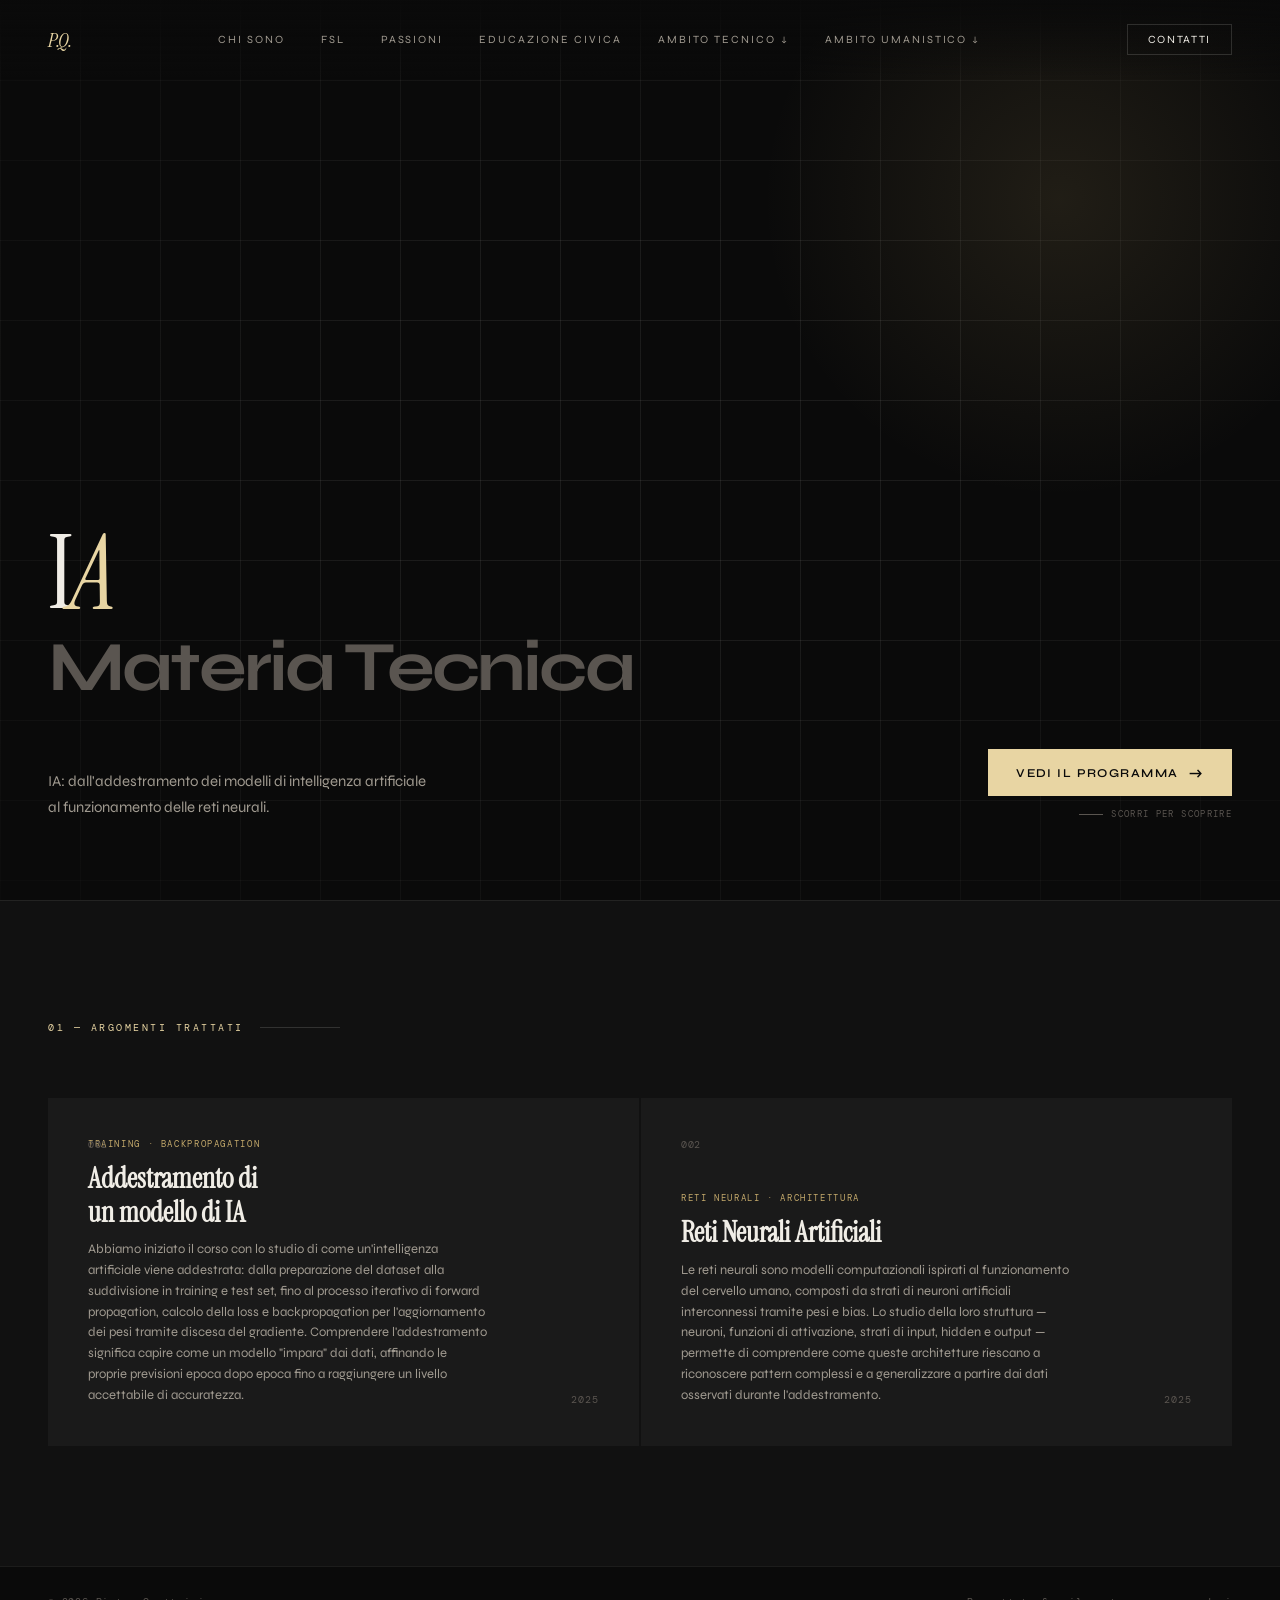
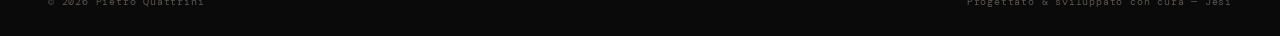
<file: intelligenzaArtificiale.html>
<!DOCTYPE html>
<html lang="it">

<head>
    <meta charset="UTF-8">
    <meta name="viewport" content="width=device-width, initial-scale=1.0">
    <title>Pietro Quattrini - TPSIT</title>
    <link rel="preconnect" href="https://fonts.googleapis.com">
    <link
        href="https://fonts.googleapis.com/css2?family=Syne:wght@400;500;600;700;800&family=Instrument+Serif:ital@0;1&family=DM+Mono:wght@300;400&display=swap"
        rel="stylesheet">
    <link rel="stylesheet" href="css/stile.css">
</head>

<body>

    <nav>
        <div class="nav-logo">P.Q.</div>
        <div class="nav-links">
            <a href="index.html">Chi sono</a>
            <a href="pcto.html">FSL</a>
            <a href="passioni.html">Passioni</a>
            <a href="edCivica.html">Educazione Civica</a>
            <div class="nav-dropdown">
                <span class="nav-dropdown-label">Ambito Tecnico</span>
                <div class="nav-dropdown-menu">
                    <a href="informatica.html">Informatica</a>
                    <a href="sistemiReti.html">Sistemi e Reti</a>
                    <a href="tpsit.html">TPSIT</a>
                    <a href="intelligenzaArtificiale.html">Intelligenza Artificiale</a>
                    <a href="gpoi.html">GPOI</a>
                    <a href="matematica.html">Matematica</a>
                </div>
            </div>
            <div class="nav-dropdown">
                <span class="nav-dropdown-label">Ambito Umanistico</span>
                <div class="nav-dropdown-menu">
                    <a href="italiano.html">Italiano</a>
                    <a href="storia.html">Storia</a>
                    <a href="inglese.html">Inglese</a>
                </div>
            </div>
        </div>
        <a href="home.html#contact" class="nav-cta">Contatti</a>
    </nav>

    <section class="hero">
        <div class="hero-grid-bg"></div>
        <div class="hero-orb"></div>

        <h1 class="hero-name">I<em>A</em></h1>
        <div class="hero-role">Materia Tecnica</div>
        <div class="hero-bottom">
            <p class="hero-desc">IA: dall'addestramento dei modelli di intelligenza artificiale al funzionamento delle
                reti neurali.</p>
            <div class="hero-cta">
                <a href="#work" class="btn-primary">Vedi il programma <span class="arrow">→</span></a>
                <span class="scroll-hint">Scorri per scoprire</span>
            </div>
        </div>
    </section>

    <section class="work" id="work">
        <div class="section-label">01 — Argomenti trattati</div>
        <div class="work-grid">

            <div class="work-item">
                <span class="work-num">001</span>
                <div class="work-tag">Training · Backpropagation</div>
                <h3 class="work-title">Addestramento di<br>un modello di IA</h3>
                <p class="work-desc">Abbiamo iniziato il corso con lo studio di come un'intelligenza artificiale viene
                    addestrata: dalla preparazione del dataset alla suddivisione in training e test set, fino al
                    processo iterativo di forward propagation, calcolo della loss e backpropagation per l'aggiornamento
                    dei pesi tramite discesa del gradiente. Comprendere l'addestramento significa capire come un modello
                    "impara" dai dati, affinando le proprie previsioni epoca dopo epoca fino a raggiungere un livello
                    accettabile di accuratezza.</p>
                <span class="work-year">2025</span>
            </div>

            <div class="work-item">
                <span class="work-num">002</span>
                <div class="work-tag">Reti Neurali · Architettura</div>
                <h3 class="work-title">Reti Neurali Artificiali</h3>
                <p class="work-desc">Le reti neurali sono modelli computazionali ispirati al funzionamento del cervello
                    umano, composti da strati di neuroni artificiali interconnessi tramite pesi e bias. Lo studio della
                    loro struttura — neuroni, funzioni di attivazione, strati di input, hidden e output — permette di
                    comprendere come queste architetture riescano a riconoscere pattern complessi e a generalizzare a
                    partire dai dati osservati durante l'addestramento.</p>
                <span class="work-year">2025</span>
            </div>

        </div>
    </section>

    <footer>
        <span class="footer-left">© 2026 Pietro Quattrini</span>
        <span class="footer-right">Progettato &amp; sviluppato con cura — Jesi</span>
    </footer>

    <script src="js/script.js"></script>
</body>

</html>
</file>
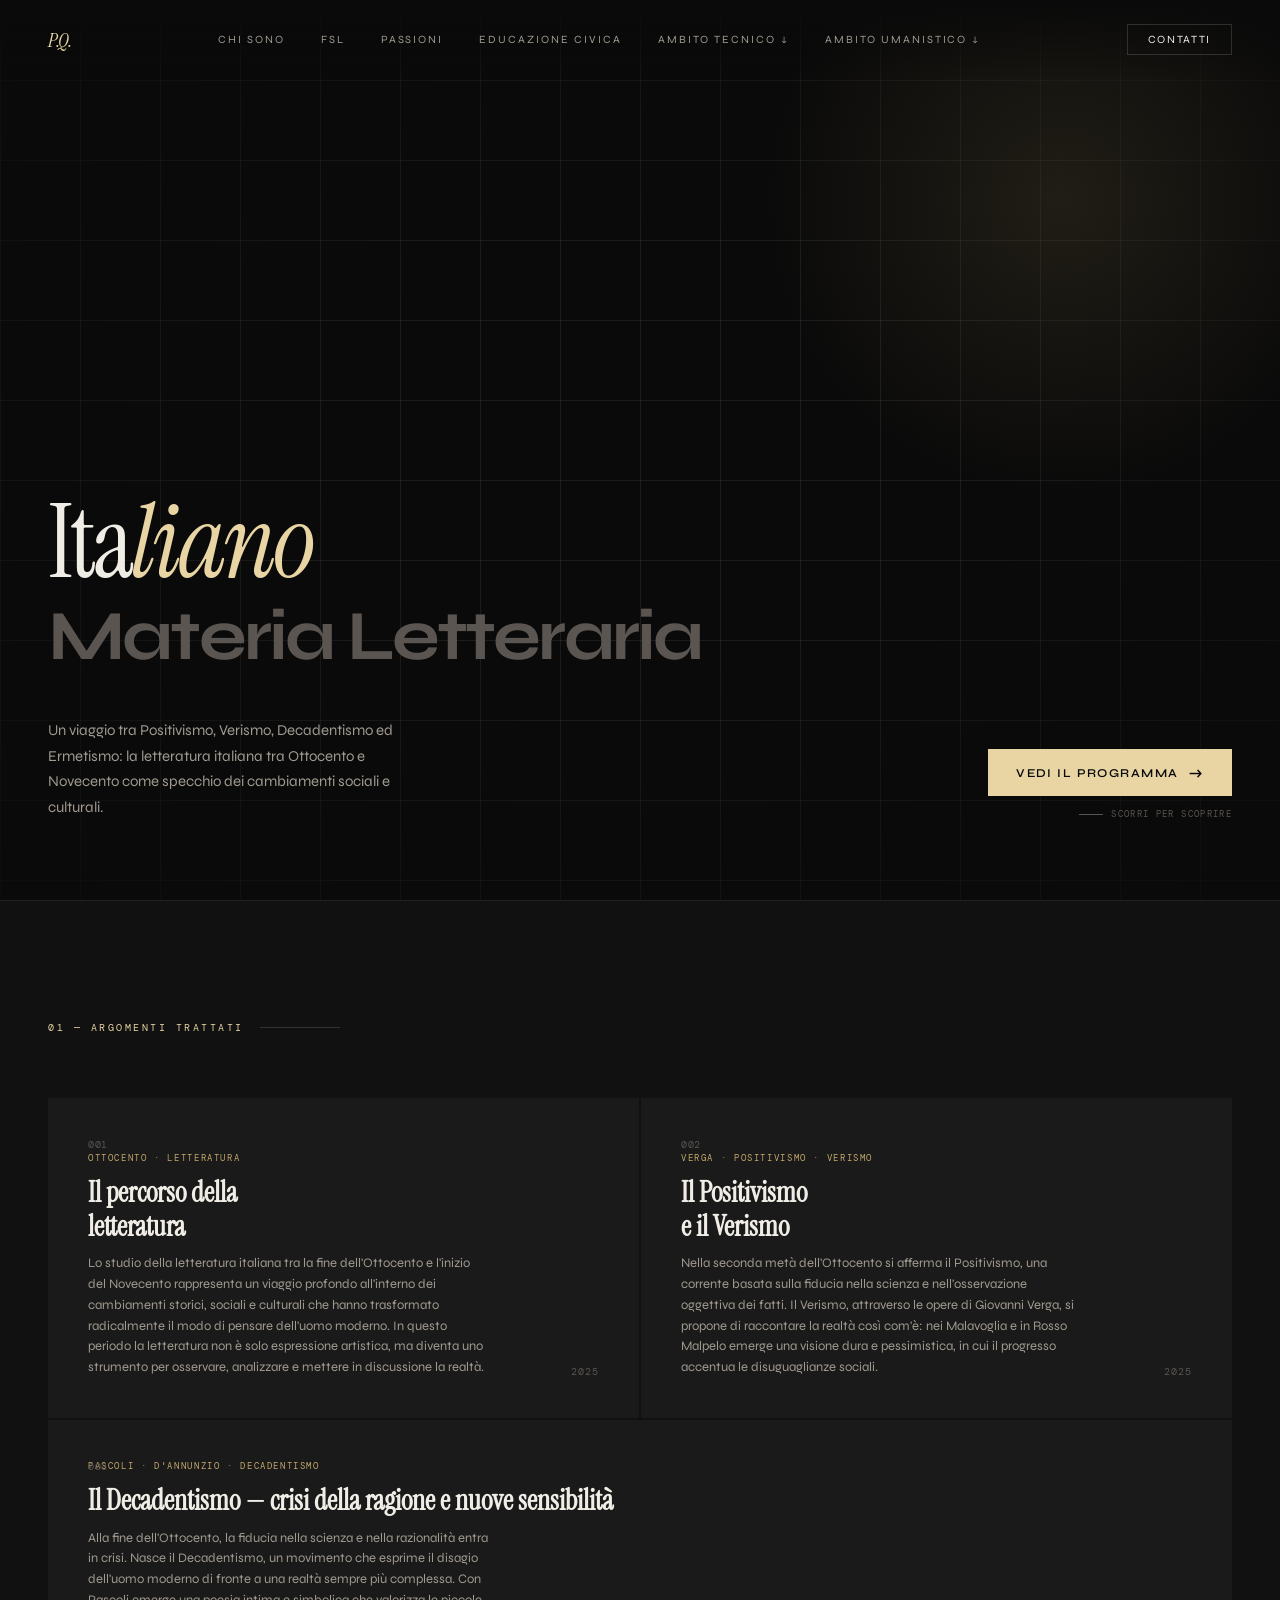
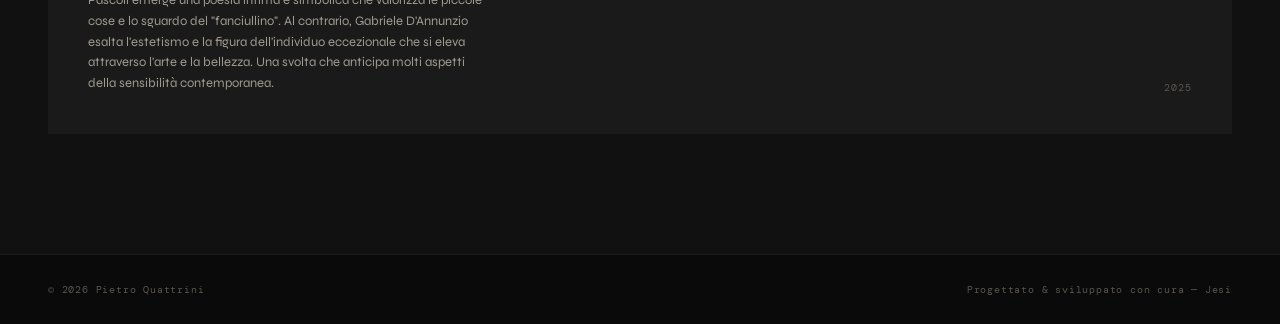
<file: italiano.html>
<!DOCTYPE html>
<html lang="it">

<head>
    <meta charset="UTF-8">
    <meta name="viewport" content="width=device-width, initial-scale=1.0">
    <title>Pietro Quattrini - Italiano</title>
    <link rel="preconnect" href="https://fonts.googleapis.com">
    <link
        href="https://fonts.googleapis.com/css2?family=Syne:wght@400;500;600;700;800&family=Instrument+Serif:ital@0;1&family=DM+Mono:wght@300;400&display=swap"
        rel="stylesheet">
    <link rel="stylesheet" href="css/stile.css">
</head>

<body>

    <nav>
        <div class="nav-logo">P.Q.</div>
        <div class="nav-links">
            <a href="home.html">Chi sono</a>
            <a href="pcto.html">FSL</a>
            <a href="passioni.html">Passioni</a>
            <a href="edCivica.html">Educazione Civica</a>
            <div class="nav-dropdown">
                <span class="nav-dropdown-label">Ambito Tecnico</span>
                <div class="nav-dropdown-menu">
                    <a href="informatica.html">Informatica</a>
                    <a href="sistemiReti.html">Sistemi e Reti</a>
                    <a href="tpsit.html">TPSIT</a>
                    <a href="intelligenzaArtificiale.html">Intelligenza Artificiale</a>
                    <a href="gpoi.html">GPOI</a>
                    <a href="matematica.html">Matematica</a>
                </div>
            </div>
            <div class="nav-dropdown">
                <span class="nav-dropdown-label">Ambito Umanistico</span>
                <div class="nav-dropdown-menu">
                    <a href="italiano.html">Italiano</a>
                    <a href="storia.html">Storia</a>
                    <a href="inglese.html">Inglese</a>
                </div>
            </div>
        </div>
        <a href="home.html/#contact" class="nav-cta">Contatti</a>
    </nav>

    <section class="hero">
        <div class="hero-grid-bg"></div>
        <div class="hero-orb"></div>

        <h1 class="hero-name">Ita<em>liano</em></h1>
        <div class="hero-role">Materia Letteraria</div>
        <div class="hero-bottom">
            <p class="hero-desc">Un viaggio tra Positivismo, Verismo, Decadentismo ed Ermetismo: la
                letteratura italiana tra Ottocento e Novecento come specchio dei cambiamenti
                sociali e culturali.</p>
            <div class="hero-cta">
                <a href="#work" class="btn-primary">Vedi il programma <span class="arrow">→</span></a>
                <span class="scroll-hint">Scorri per scoprire</span>
            </div>
        </div>
    </section>

    <section class="work" id="work">
        <div class="section-label">01 — Argomenti trattati</div>
        <div class="work-grid">

            <div class="work-item">
                <span class="work-num">001</span>
                <div class="work-tag">Ottocento · Letteratura</div>
                <h3 class="work-title">Il percorso della<br>letteratura</h3>
                <p class="work-desc">Lo studio della letteratura italiana tra la fine dell'Ottocento e l'inizio del
                    Novecento rappresenta un viaggio profondo all'interno dei cambiamenti storici, sociali e culturali
                    che hanno trasformato radicalmente il modo di pensare dell'uomo moderno. In questo periodo la
                    letteratura non è solo espressione artistica, ma diventa uno strumento per osservare, analizzare e
                    mettere in discussione la realtà.</p>
                <span class="work-year">2025</span>
            </div>

            <div class="work-item">
                <span class="work-num">002</span>
                <div class="work-tag">Verga · Positivismo · Verismo</div>
                <h3 class="work-title">Il Positivismo<br>e il Verismo</h3>
                <p class="work-desc">Nella seconda metà dell'Ottocento si afferma il Positivismo, una corrente basata
                    sulla fiducia nella scienza e nell'osservazione oggettiva dei fatti. Il Verismo, attraverso le opere
                    di Giovanni Verga, si propone di raccontare la realtà così com'è: nei Malavoglia e in Rosso Malpelo
                    emerge una visione dura e pessimistica, in cui il progresso accentua le disuguaglianze sociali.</p>
                <span class="work-year">2025</span>
            </div>

            <div class="work-item work-item-wide">
                <span class="work-num">003</span>
                <div class="work-tag">Pascoli · D'Annunzio · Decadentismo</div>
                <h3 class="work-title">Il Decadentismo — crisi della ragione e nuove sensibilità</h3>
                <p class="work-desc">Alla fine dell'Ottocento, la fiducia nella scienza e nella razionalità entra in
                    crisi. Nasce il Decadentismo, un movimento che esprime il disagio dell'uomo moderno di fronte a una
                    realtà sempre più complessa. Con Pascoli emerge una poesia intima e simbolica che valorizza
                    le piccole cose e lo sguardo del "fanciullino". Al contrario, Gabriele D'Annunzio esalta l'estetismo
                    e la figura dell'individuo eccezionale che si eleva attraverso l'arte e la bellezza. Una svolta che
                    anticipa molti aspetti della sensibilità contemporanea.</p>
                <span class="work-year">2025</span>
            </div>

        </div>
    </section>

    <footer>
        <span class="footer-left">© 2026 Pietro Quattrini</span>
        <span class="footer-right">Progettato &amp; sviluppato con cura — Jesi</span>
    </footer>

    <script src="js/script.js"></script>
</body>

</html>
</file>
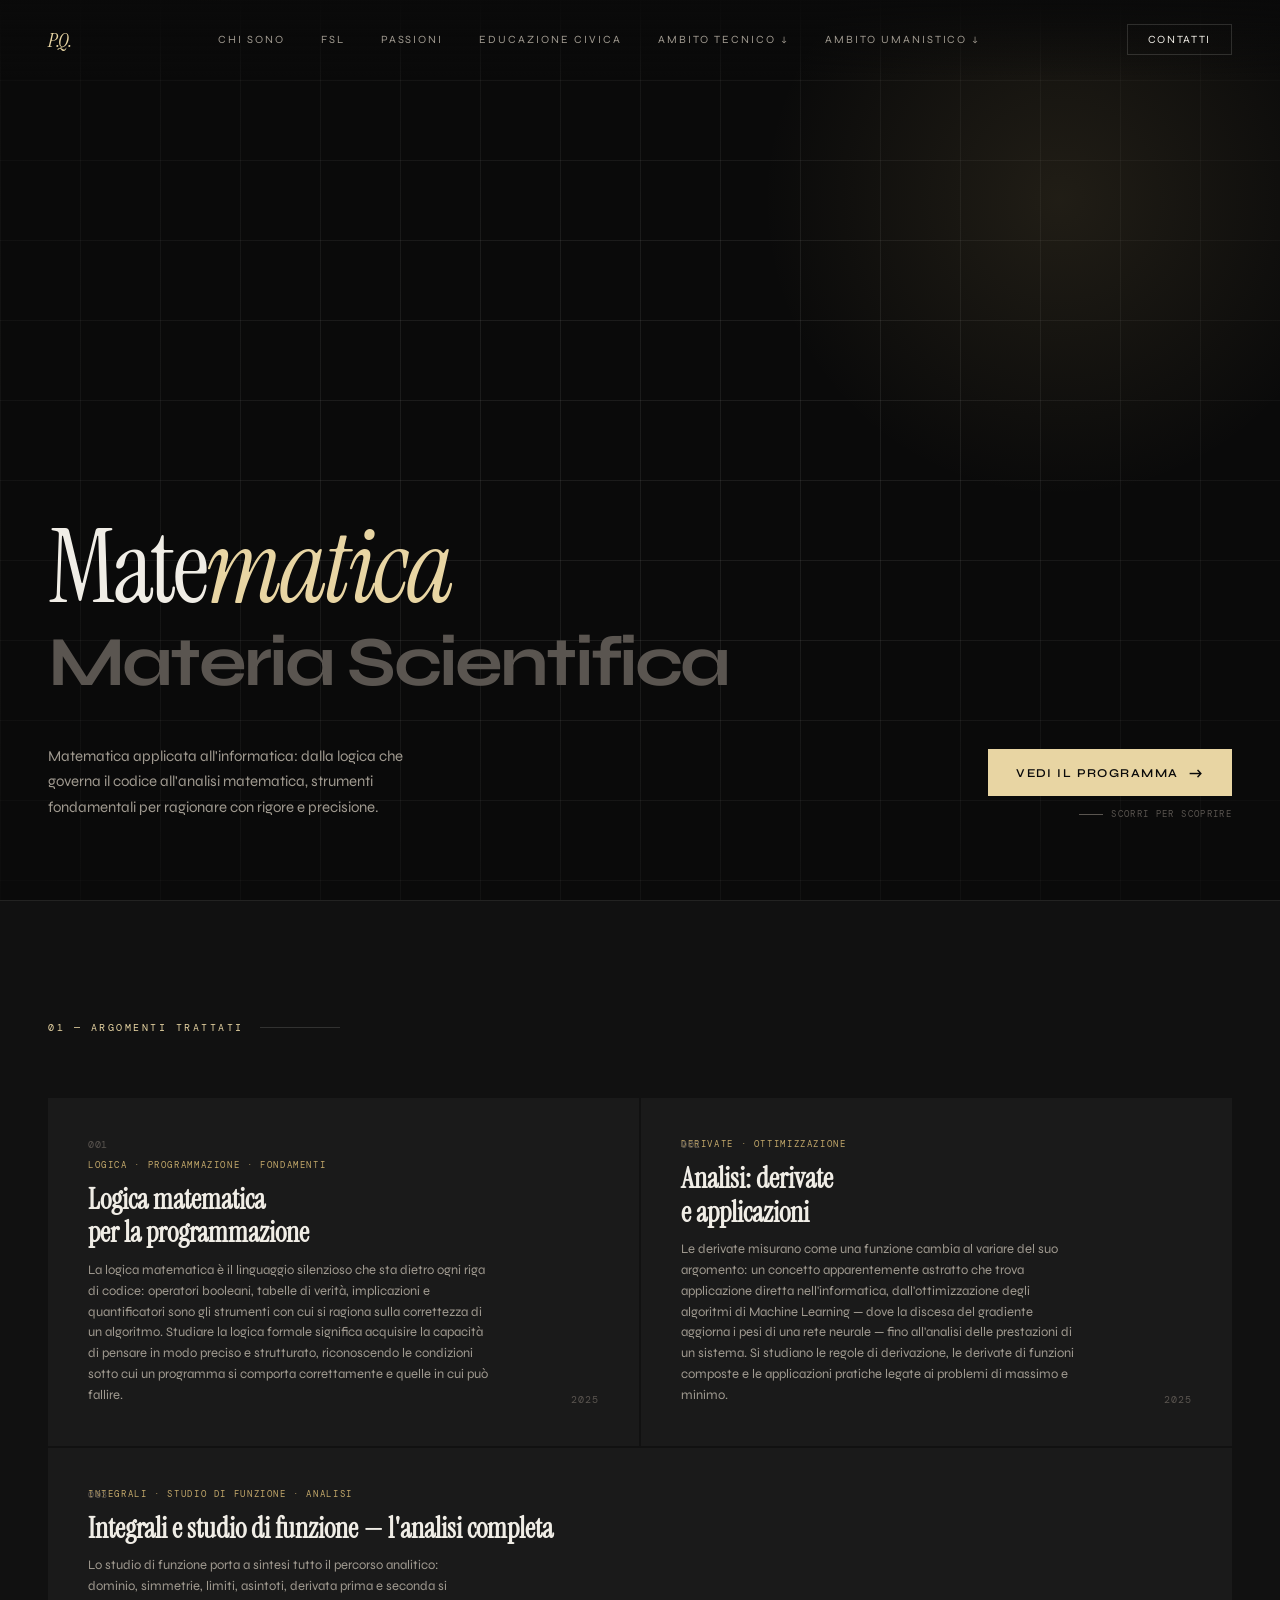
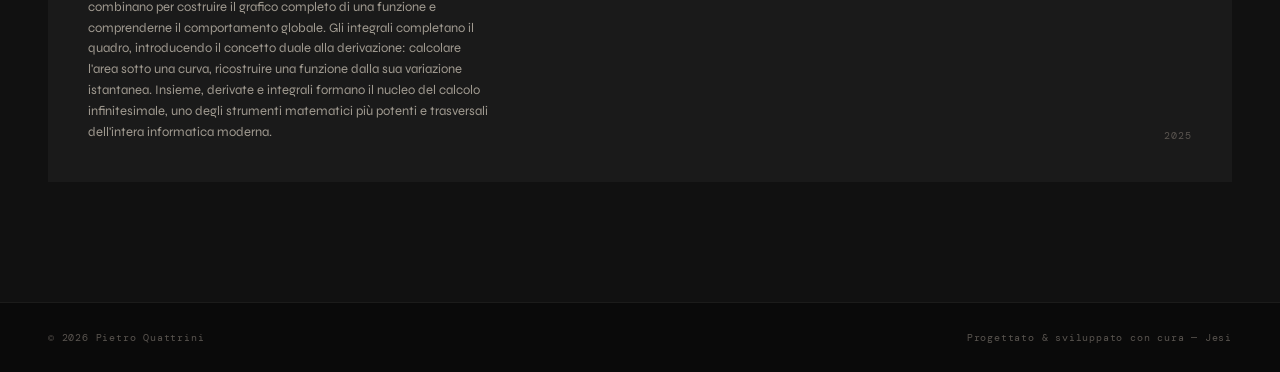
<file: matematica.html>
<!DOCTYPE html>
<html lang="it">

<head>
    <meta charset="UTF-8">
    <meta name="viewport" content="width=device-width, initial-scale=1.0">
    <title>Pietro Quattrini - Matematica</title>
    <link rel="preconnect" href="https://fonts.googleapis.com">
    <link
        href="https://fonts.googleapis.com/css2?family=Syne:wght@400;500;600;700;800&family=Instrument+Serif:ital@0;1&family=DM+Mono:wght@300;400&display=swap"
        rel="stylesheet">
    <link rel="stylesheet" href="css/stile.css">
</head>

<body>

    <nav>
        <div class="nav-logo">P.Q.</div>
        <div class="nav-links">
            <a href="home.html">Chi sono</a>
            <a href="pcto.html">FSL</a>
            <a href="passioni.html">Passioni</a>
            <a href="edCivica.html">Educazione Civica</a>
            <div class="nav-dropdown">
                <span class="nav-dropdown-label">Ambito Tecnico</span>
                <div class="nav-dropdown-menu">
                    <a href="informatica.html">Informatica</a>
                    <a href="sistemiReti.html">Sistemi e Reti</a>
                    <a href="tpsit.html">TPSIT</a>
                    <a href="intelligenzaArtificiale.html">Intelligenza Artificiale</a>
                    <a href="gpoi.html">GPOI</a>
                    <a href="matematica.html">Matematica</a>
                </div>
            </div>
            <div class="nav-dropdown">
                <span class="nav-dropdown-label">Ambito Umanistico</span>
                <div class="nav-dropdown-menu">
                    <a href="italiano.html">Italiano</a>
                    <a href="storia.html">Storia</a>
                    <a href="inglese.html">Inglese</a>
                </div>
            </div>
        </div>
        <a href="home.html#contact" class="nav-cta">Contatti</a>
    </nav>

    <section class="hero">
        <div class="hero-grid-bg"></div>
        <div class="hero-orb"></div>

        <h1 class="hero-name">Mate<em>matica</em></h1>
        <div class="hero-role">Materia Scientifica</div>
        <div class="hero-bottom">
            <p class="hero-desc">Matematica applicata all'informatica: dalla logica che governa il codice all'analisi matematica, strumenti fondamentali per ragionare con rigore e precisione.</p>
            <div class="hero-cta">
                <a href="#work" class="btn-primary">Vedi il programma <span class="arrow">→</span></a>
                <span class="scroll-hint">Scorri per scoprire</span>
            </div>
        </div>
    </section>

    <section class="work" id="work">
        <div class="section-label">01 — Argomenti trattati</div>
        <div class="work-grid">

            <div class="work-item">
                <span class="work-num">001</span>
                <div class="work-tag">Logica · Programmazione · Fondamenti</div>
                <h3 class="work-title">Logica matematica<br>per la programmazione</h3>
                <p class="work-desc">La logica matematica è il linguaggio silenzioso che sta dietro ogni riga di codice: operatori booleani, tabelle di verità, implicazioni e quantificatori sono gli strumenti con cui si ragiona sulla correttezza di un algoritmo. Studiare la logica formale significa acquisire la capacità di pensare in modo preciso e strutturato, riconoscendo le condizioni sotto cui un programma si comporta correttamente e quelle in cui può fallire.</p>
                <span class="work-year">2025</span>
            </div>

            <div class="work-item">
                <span class="work-num">002</span>
                <div class="work-tag">Derivate · Ottimizzazione</div>
                <h3 class="work-title">Analisi: derivate<br>e applicazioni</h3>
                <p class="work-desc">Le derivate misurano come una funzione cambia al variare del suo argomento: un concetto apparentemente astratto che trova applicazione diretta nell'informatica, dall'ottimizzazione degli algoritmi di Machine Learning — dove la discesa del gradiente aggiorna i pesi di una rete neurale — fino all'analisi delle prestazioni di un sistema. Si studiano le regole di derivazione, le derivate di funzioni composte e le applicazioni pratiche legate ai problemi di massimo e minimo.</p>
                <span class="work-year">2025</span>
            </div>

            <div class="work-item work-item-wide">
                <span class="work-num">003</span>
                <div class="work-tag">Integrali · Studio di Funzione · Analisi</div>
                <h3 class="work-title">Integrali e studio di funzione — l'analisi completa</h3>
                <p class="work-desc">Lo studio di funzione porta a sintesi tutto il percorso analitico: dominio, simmetrie, limiti, asintoti, derivata prima e seconda si combinano per costruire il grafico completo di una funzione e comprenderne il comportamento globale. Gli integrali completano il quadro, introducendo il concetto duale alla derivazione: calcolare l'area sotto una curva, ricostruire una funzione dalla sua variazione istantanea. Insieme, derivate e integrali formano il nucleo del calcolo infinitesimale, uno degli strumenti matematici più potenti e trasversali dell'intera informatica moderna.</p>
                <span class="work-year">2025</span>
            </div>

        </div>
    </section>

    <footer>
        <span class="footer-left">© 2026 Pietro Quattrini</span>
        <span class="footer-right">Progettato &amp; sviluppato con cura — Jesi</span>
    </footer>

    <script src="js/script.js"></script>
</body>

</html>
</file>
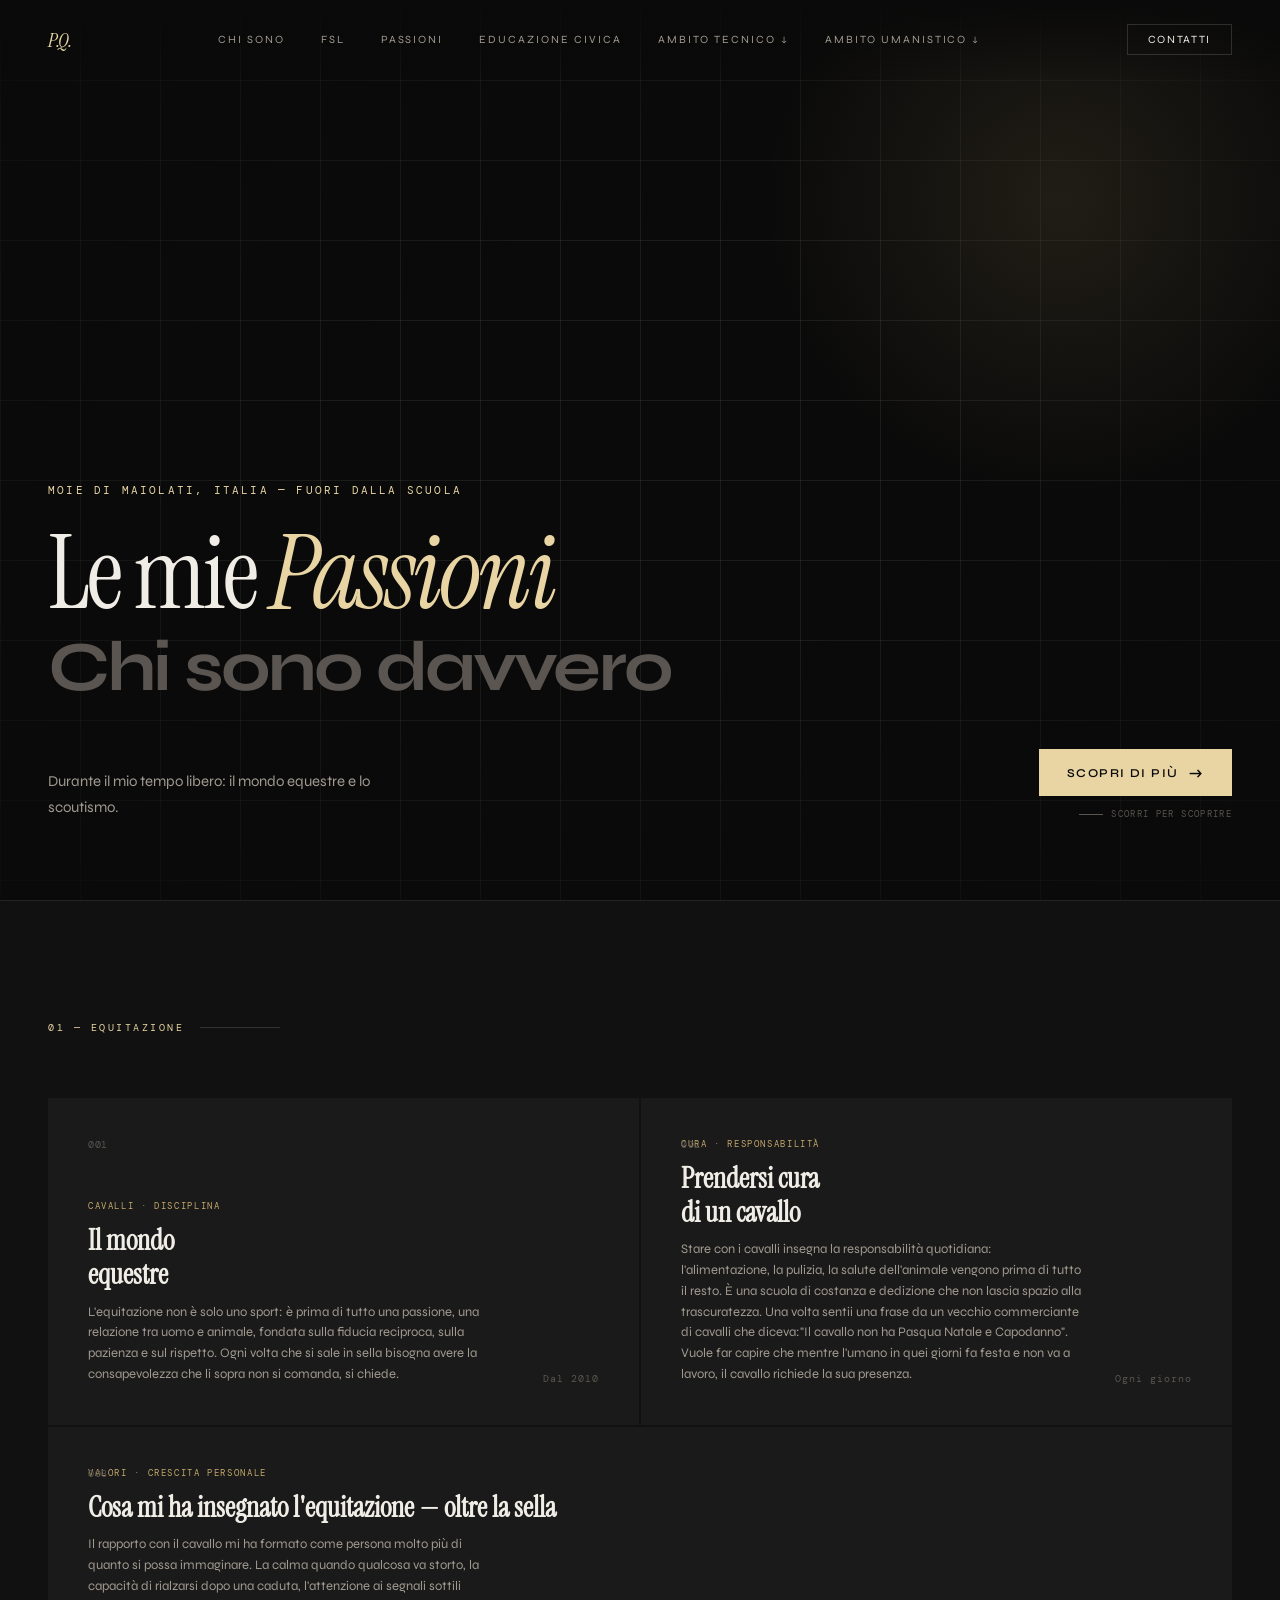
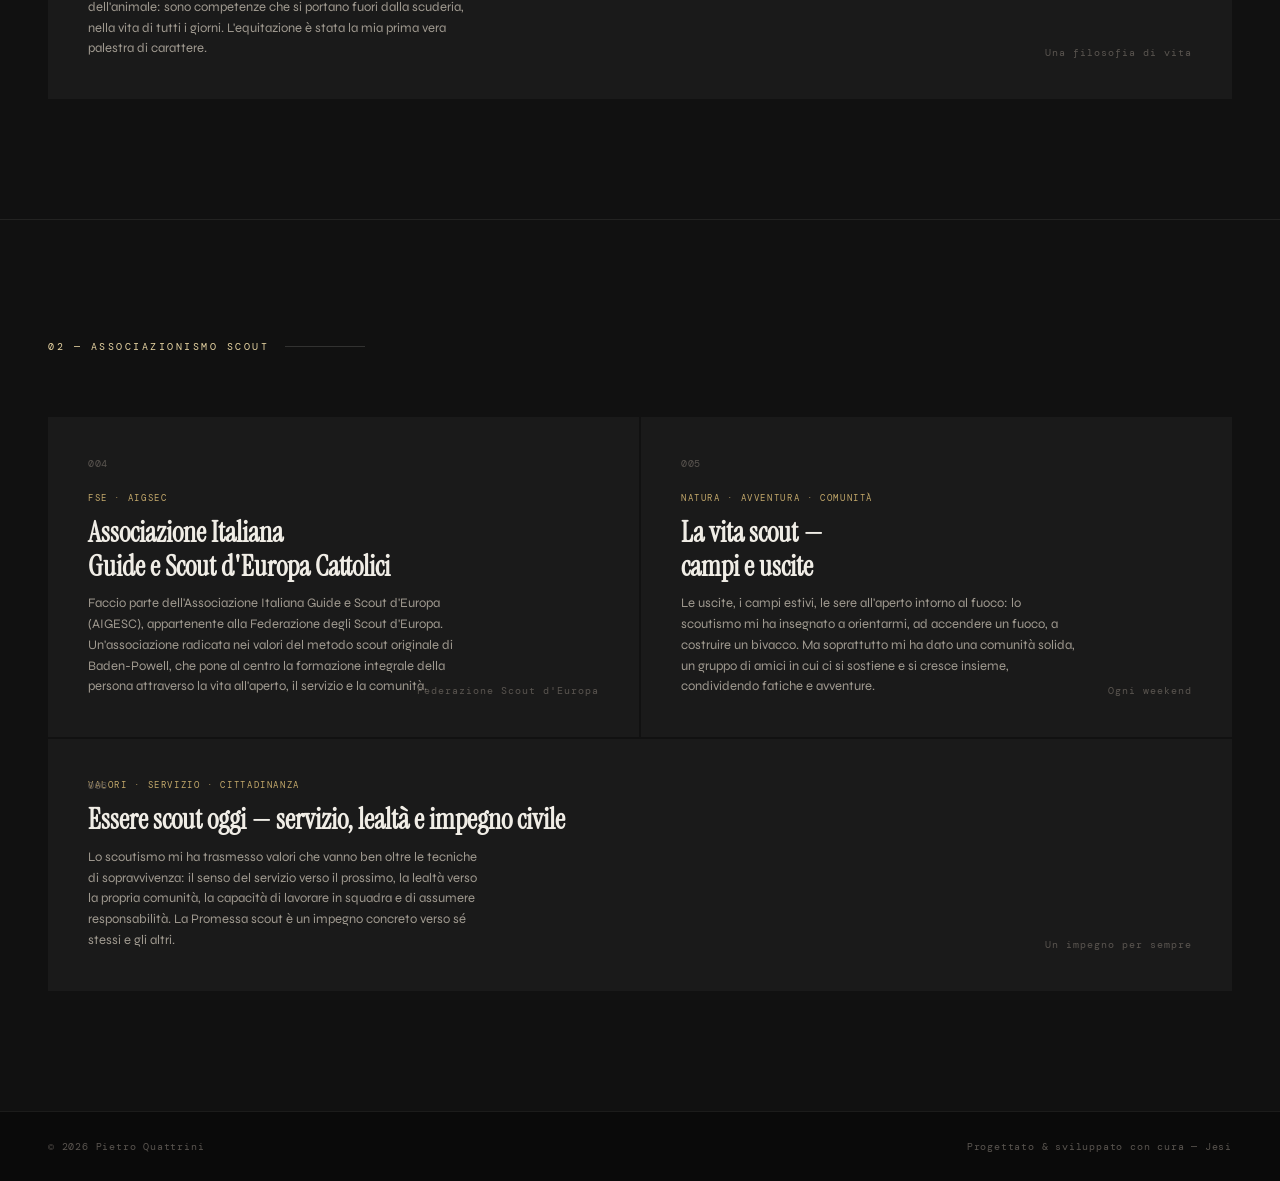
<file: passioni.html>
<!DOCTYPE html>
<html lang="it">

<head>
    <meta charset="UTF-8">
    <meta name="viewport" content="width=device-width, initial-scale=1.0">
    <title>Pietro Quattrini - Passioni</title>
    <link rel="preconnect" href="https://fonts.googleapis.com">
    <link
        href="https://fonts.googleapis.com/css2?family=Syne:wght@400;500;600;700;800&family=Instrument+Serif:ital@0;1&family=DM+Mono:wght@300;400&display=swap"
        rel="stylesheet">
    <link rel="stylesheet" href="css/stile.css">
</head>

<body>

    <nav>
        <div class="nav-logo">P.Q.</div>
        <div class="nav-links">
            <a href="home.html">Chi sono</a>
            <a href="pcto.html">FSL</a>
            <a href="passioni.html">Passioni</a>
            <a href="edCivica.html">Educazione Civica</a>
            <div class="nav-dropdown">
                <span class="nav-dropdown-label">Ambito Tecnico</span>
                <div class="nav-dropdown-menu">
                    <a href="informatica.html">Informatica</a>
                    <a href="sistemiReti.html">Sistemi e Reti</a>
                    <a href="tpsit.html">TPSIT</a>
                    <a href="intelligenzaArtificiale.html">Intelligenza Artificiale</a>
                    <a href="gpoi.html">GPOI</a>
                    <a href="matematica.html">Matematica</a>
                </div>
            </div>
            <div class="nav-dropdown">
                <span class="nav-dropdown-label">Ambito Umanistico</span>
                <div class="nav-dropdown-menu">
                    <a href="italiano.html">Italiano</a>
                    <a href="storia.html">Storia</a>
                    <a href="inglese.html">Inglese</a>
                </div>
            </div>
        </div>
        <a href="home.html#contact" class="nav-cta">Contatti</a>
    </nav>

    <section class="hero">
        <div class="hero-grid-bg"></div>
        <div class="hero-orb"></div>

        <div class="hero-eyebrow">Moie Di Maiolati, Italia — Fuori dalla scuola</div>
        <h1 class="hero-name">Le mie <em>Passioni</em></h1>
        <div class="hero-role">Chi sono davvero</div>
        <div class="hero-bottom">
            <p class="hero-desc">Durante il mio tempo libero: il mondo equestre e lo scoutismo.</p>
            <div class="hero-cta">
                <a href="#passioni" class="btn-primary">Scopri di più <span class="arrow">→</span></a>
                <span class="scroll-hint">Scorri per scoprire</span>
            </div>
        </div>
    </section>

    <!-- EQUITAZIONE -->
    <section class="work" id="passioni">
        <div class="section-label">01 — Equitazione</div>
        <div class="work-grid">

            <div class="work-item">
                <span class="work-num">001</span>
                <div class="work-tag">Cavalli · Disciplina</div>
                <h3 class="work-title">Il mondo<br>equestre</h3>
                <p class="work-desc">L'equitazione non è solo uno sport: è prima di tutto una passione, una relazione
                    tra uomo e animale,
                    fondata sulla fiducia reciproca, sulla pazienza e sul rispetto. Ogni volta che si sale in sella
                    bisogna avere la consapevolezza che li sopra non si comanda, si chiede.</p>
                <span class="work-year">Dal 2010</span>
            </div>

            <div class="work-item">
                <span class="work-num">002</span>
                <div class="work-tag">Cura · Responsabilità</div>
                <h3 class="work-title">Prendersi cura<br>di un cavallo</h3>
                <p class="work-desc">Stare con i cavalli insegna la responsabilità quotidiana: l'alimentazione, la
                    pulizia, la salute dell'animale vengono prima di tutto il resto. È una scuola di costanza e
                    dedizione che non lascia spazio alla trascuratezza.
                    Una volta sentii una frase da un vecchio commerciante di cavalli che diceva:"Il cavallo non ha
                    Pasqua Natale e Capodanno". Vuole far capire che mentre l'umano in quei giorni fa festa e non va a
                    lavoro, il cavallo richiede la sua presenza.</p>
                <span class="work-year">Ogni giorno</span>
            </div>

            <div class="work-item work-item-wide">
                <span class="work-num">003</span>
                <div class="work-tag">Valori · Crescita personale</div>
                <h3 class="work-title">Cosa mi ha insegnato l'equitazione — oltre la sella</h3>
                <p class="work-desc">Il rapporto con il cavallo mi ha formato come persona molto più di quanto si possa
                    immaginare. La calma quando qualcosa va storto, la capacità di rialzarsi dopo una caduta,
                    l'attenzione ai segnali sottili dell'animale: sono competenze che si portano fuori dalla scuderia, nella
                    vita di tutti i giorni. L'equitazione è stata la mia prima vera palestra di carattere.</p>
                <span class="work-year">Una filosofia di vita</span>
            </div>

        </div>
    </section>

    <!-- SCOUT -->
    <section class="work" id="scout">
        <div class="section-label">02 — Associazionismo Scout</div>
        <div class="work-grid">

            <div class="work-item">
                <span class="work-num">004</span>
                <div class="work-tag">FSE · AIGSEC</div>
                <h3 class="work-title">Associazione Italiana<br>Guide e Scout d'Europa Cattolici</h3>
                <p class="work-desc">Faccio parte dell'Associazione Italiana Guide e Scout d'Europa (AIGESC),
                    appartenente alla Federazione degli Scout d'Europa. Un'associazione radicata nei valori del metodo
                    scout originale di Baden-Powell, che pone al centro la formazione integrale della persona attraverso
                    la vita all'aperto, il servizio e la comunità.</p>
                <span class="work-year">Federazione Scout d'Europa</span>
            </div>

            <div class="work-item">
                <span class="work-num">005</span>
                <div class="work-tag">Natura · Avventura · Comunità</div>
                <h3 class="work-title">La vita scout —<br>campi e uscite</h3>
                <p class="work-desc">Le uscite, i campi estivi, le sere all'aperto intorno al fuoco: lo scoutismo mi ha insegnato a
                    orientarmi, ad accendere un fuoco, a costruire un bivacco. Ma soprattutto mi ha dato una comunità
                    solida, un gruppo di amici in cui ci si sostiene e si cresce insieme, condividendo fatiche e avventure.</p>
                <span class="work-year">Ogni weekend</span>
            </div>

            <div class="work-item work-item-wide">
                <span class="work-num">006</span>
                <div class="work-tag">Valori · Servizio · Cittadinanza</div>
                <h3 class="work-title">Essere scout oggi — servizio, lealtà e impegno civile</h3>
                <p class="work-desc">Lo scoutismo mi ha trasmesso valori che vanno ben oltre le tecniche di
                    sopravvivenza: il senso del servizio verso il prossimo, la lealtà verso la propria comunità, la
                    capacità di lavorare in squadra e di assumere responsabilità. La Promessa scout è un impegno
                    concreto verso sé stessi e gli altri.</p>
                <span class="work-year">Un impegno per sempre</span>
            </div>

        </div>
    </section>

    <footer>
        <span class="footer-left">© 2026 Pietro Quattrini</span>
        <span class="footer-right">Progettato &amp; sviluppato con cura — Jesi</span>
    </footer>

    <script src="js/script.js"></script>
</body>

</html>
</file>
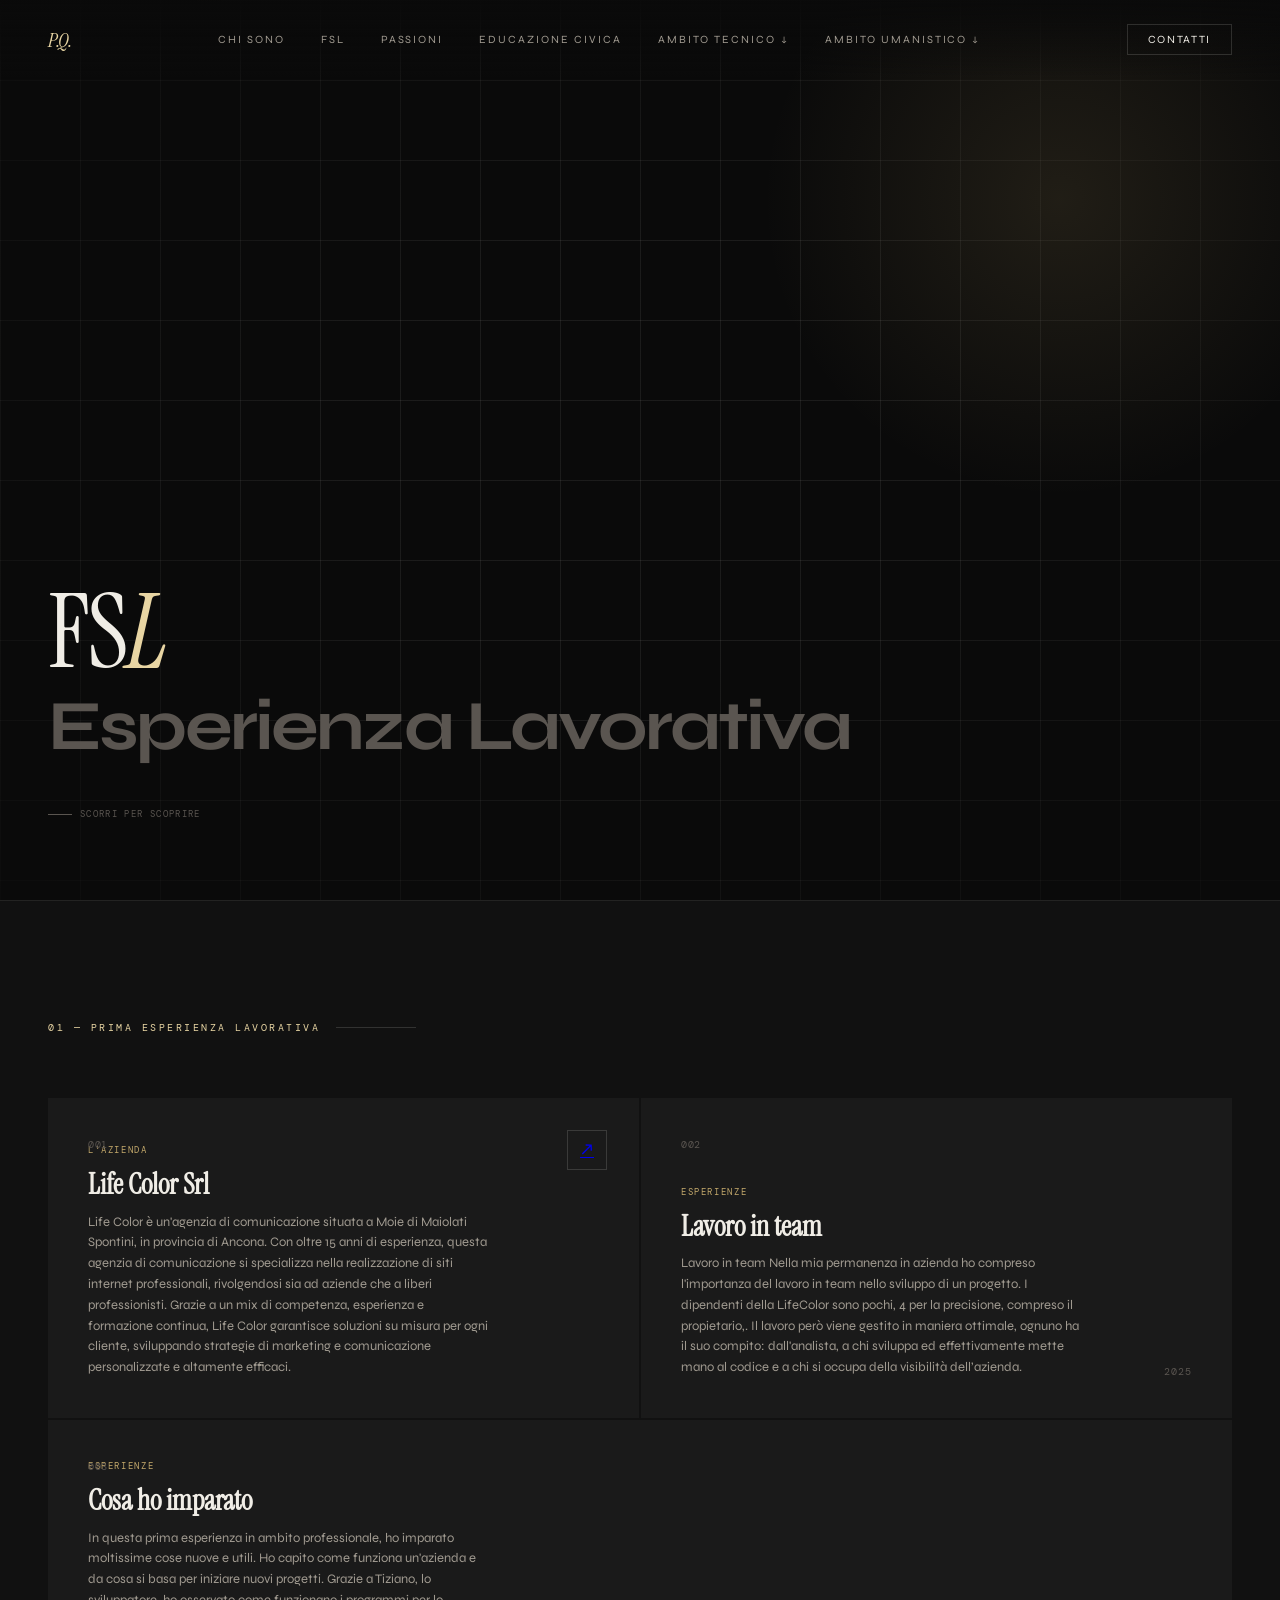
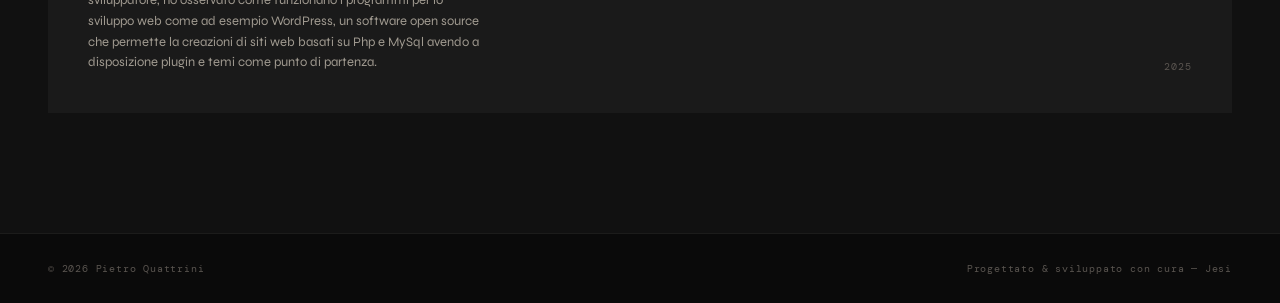
<file: pcto.html>
<!DOCTYPE html>
<html lang="it">

<head>
    <meta charset="UTF-8">
    <meta name="viewport" content="width=device-width, initial-scale=1.0">
    <title>Pietro Quattrini - Sito Personale</title>
    <link rel="preconnect" href="https://fonts.googleapis.com">
    <link
        href="https://fonts.googleapis.com/css2?family=Syne:wght@400;500;600;700;800&family=Instrument+Serif:ital@0;1&family=DM+Mono:wght@300;400&display=swap"
        rel="stylesheet">
    <link rel="stylesheet" href="css/stile.css">
</head>

<body>

    <nav>
        <div class="nav-logo">P.Q.</div>
        <div class="nav-links">
            <a href="home.html">Chi sono</a>
            <a href="pcto.html">FSL</a>
            <a href="passioni.html">Passioni</a>
            <a href="edCivica.html">Educazione Civica</a>
            <div class="nav-dropdown">
                <span class="nav-dropdown-label">Ambito Tecnico</span>
                <div class="nav-dropdown-menu">
                    <a href="informatica.html">Informatica</a>
                    <a href="sistemiReti.html">Sistemi e Reti</a>
                    <a href="tpsit.html">TPSIT</a>
                    <a href="intelligenzaArtificiale.html">Intelligenza Artificiale</a>
                    <a href="gpoi.html">GPOI</a>
                    <a href="matematica.html">Matematica</a>
                </div>
            </div>
            <div class="nav-dropdown">
                <span class="nav-dropdown-label">Ambito Umanistico</span>
                <div class="nav-dropdown-menu">
                    <a href="italiano.html">Italiano</a>
                    <a href="storia.html">Storia</a>
                    <a href="inglese.html">Inglese</a>
                </div>
            </div>
        </div>
        <a href="#contact" class="nav-cta">Contatti</a>
    </nav>

    <section class="hero">
        <div class="hero-grid-bg"></div>
        <div class="hero-orb"></div>

        <h1 class="hero-name">FS<em>L</em></h1>
        <div class="hero-role">Esperienza Lavorativa</div>
        <div class="hero-bottom">
            <div class="hero-cta">
                <span class="scroll-hint">Scorri per scoprire</span>
            </div>
        </div>
    </section>

    <section class="work" id="work">
        <div class="section-label">01 — Prima Esperienza Lavorativa</div>
        <div class="work-grid">

            <div class="work-item">
                <span class="work-num">001</span>
                <div class="work-arrow"><a href="https://www.lifecolor.eu/">↗</a></div>
                <div class="work-tag">L'Azienda</div>
                <h3 class="work-title">Life Color Srl</h3>
                <p class="work-desc">Life Color è un'agenzia di comunicazione situata a Moie di Maiolati Spontini, in
                    provincia di Ancona.
                    Con oltre 15 anni di esperienza, questa agenzia di comunicazione si specializza nella realizzazione
                    di siti internet professionali, rivolgendosi sia ad aziende che a liberi professionisti. Grazie a un
                    mix di competenza, esperienza e formazione continua, Life Color garantisce soluzioni su misura per
                    ogni cliente, sviluppando strategie di marketing e comunicazione personalizzate e altamente
                    efficaci.</p>
            </div>

            <div class="work-item">
                <span class="work-num">002</span>
                <div class="work-tag">Esperienze</div>
                <h3 class="work-title">Lavoro in team</h3>
                <p class="work-desc">Lavoro in team
                    Nella mia permanenza in azienda ho compreso l'importanza del lavoro in team
                    nello sviluppo di un progetto. I dipendenti della LifeColor sono pochi, 4 per la
                    precisione, compreso il propietario,.
                    Il lavoro però viene gestito in maniera ottimale, ognuno ha il suo compito:
                    dall'analista, a chi sviluppa ed effettivamente mette mano al codice e a chi si
                    occupa della visibilità dell’azienda.
                </p>
                <span class="work-year">2025</span>
            </div>

            <div class="work-item work-item-wide">
                <span class="work-num">003</span>
                <div class="work-tag">Esperienze</div>
                <h3 class="work-title">Cosa ho imparato</h3>
                <p class="work-desc">In questa prima esperienza in ambito professionale, ho imparato moltissime
                    cose nuove e utili.
                    Ho capito come funziona un'azienda e da cosa si basa per iniziare nuovi
                    progetti. Grazie a Tiziano, lo sviluppatore, ho osservato come funzionano i
                    programmi per lo sviluppo web come ad esempio WordPress, un software
                    open source che permette la creazioni di siti web basati su Php e MySql
                    avendo a disposizione plugin e temi come punto di partenza.
                </p>
                <span class="work-year">2025</span>
            </div>
        </div>
    </section>

    <footer>
        <span class="footer-left">© 2026 Pietro Quattrini</span>
        <span class="footer-right">Progettato &amp; sviluppato con cura — Jesi</span>
    </footer>

    <script src="js/script.js"></script>
</body>

</html>
</file>
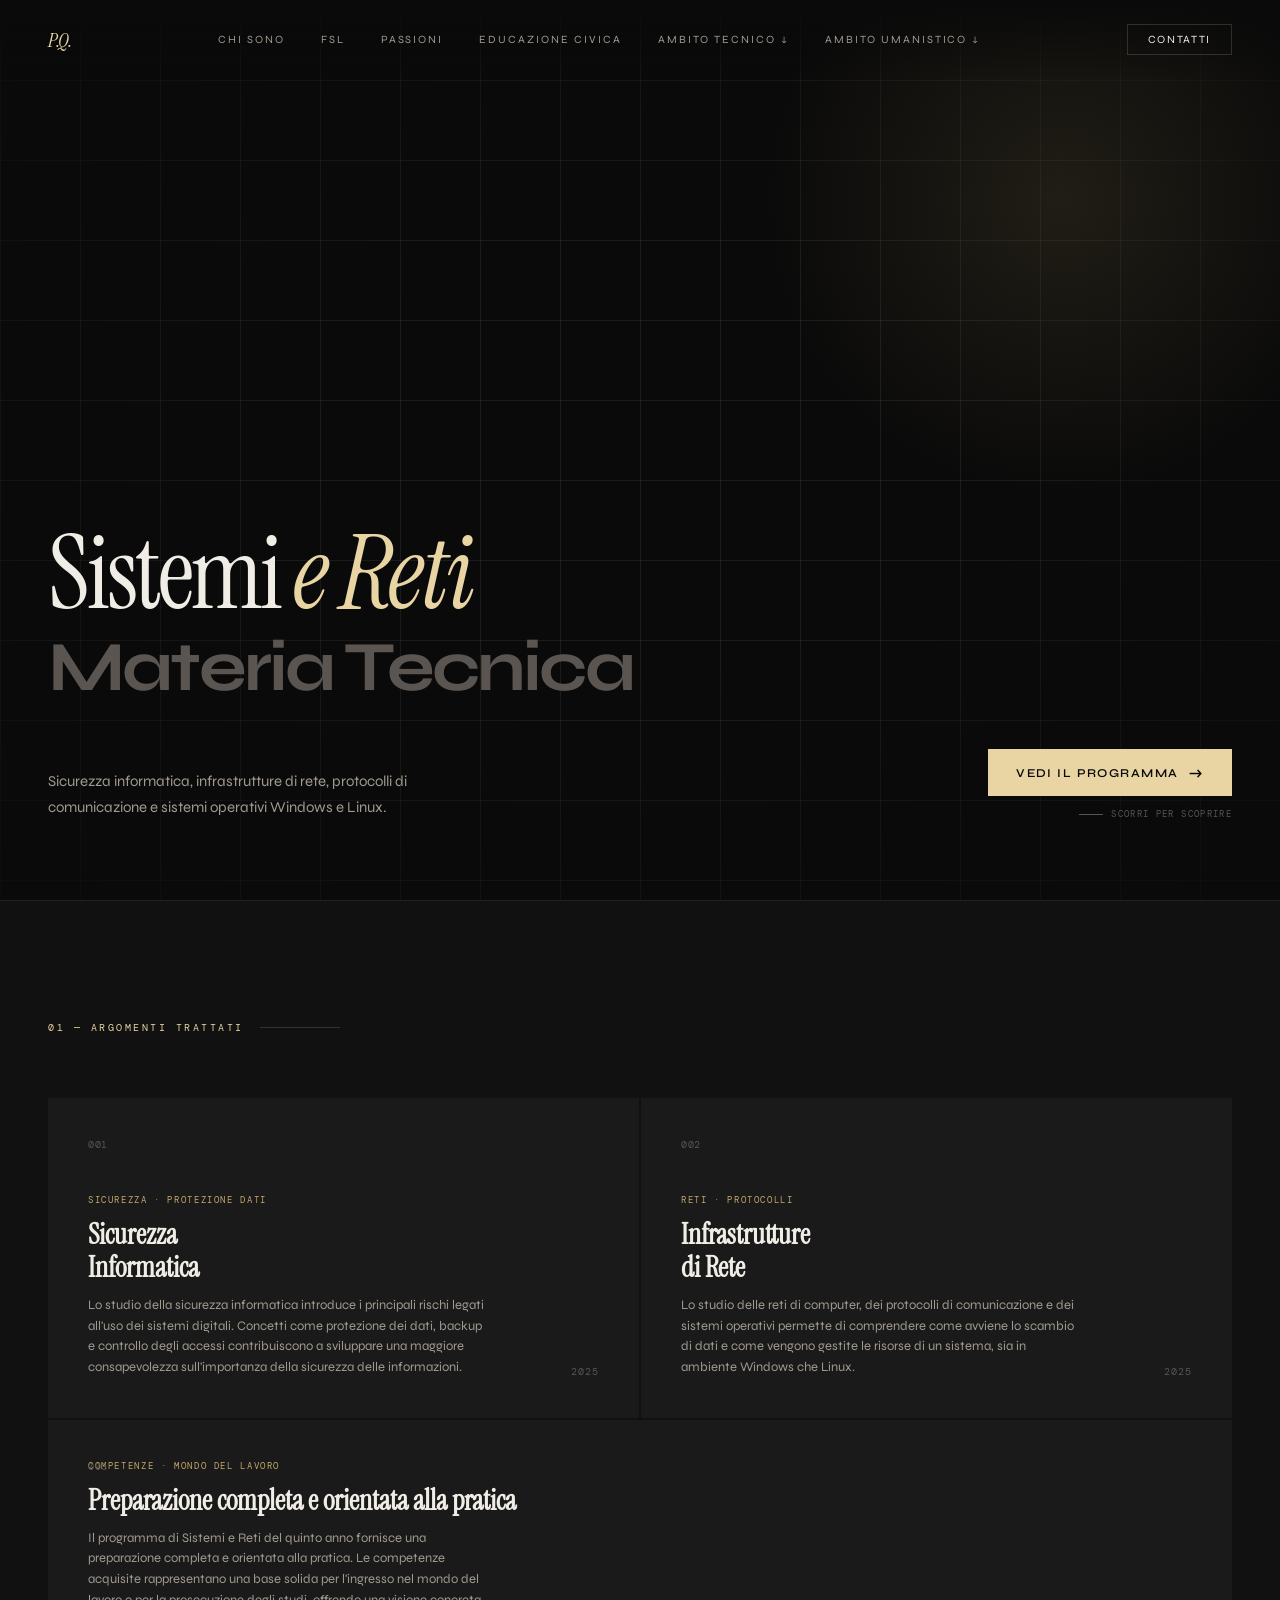
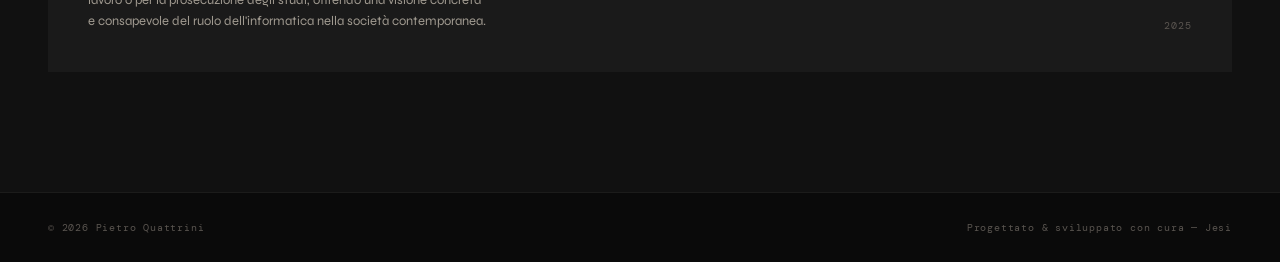
<file: sistemiReti.html>
<!DOCTYPE html>
<html lang="it">

<head>
    <meta charset="UTF-8">
    <meta name="viewport" content="width=device-width, initial-scale=1.0">
    <title>Pietro Quattrini - Sistemi e Reti</title>
    <link rel="preconnect" href="https://fonts.googleapis.com">
    <link
        href="https://fonts.googleapis.com/css2?family=Syne:wght@400;500;600;700;800&family=Instrument+Serif:ital@0;1&family=DM+Mono:wght@300;400&display=swap"
        rel="stylesheet">
    <link rel="stylesheet" href="css/stile.css">
</head>

<body>

        <nav>
        <div class="nav-logo">P.Q.</div>
        <div class="nav-links">
            <a href="home.html">Chi sono</a>
            <a href="pcto.html">FSL</a>
            <a href="passioni.html">Passioni</a>
            <a href="edCivica.html">Educazione Civica</a>
            <div class="nav-dropdown">
                <span class="nav-dropdown-label">Ambito Tecnico</span>
                <div class="nav-dropdown-menu">
                    <a href="informatica.html">Informatica</a>
                    <a href="sistemiReti.html">Sistemi e Reti</a>
                    <a href="tpsit.html">TPSIT</a>
                    <a href="intelligenzaArtificiale.html">Intelligenza Artificiale</a>
                    <a href="gpoi.html">GPOI</a>
                    <a href="matematica.html">Matematica</a>
                </div>
            </div>
            <div class="nav-dropdown">
                <span class="nav-dropdown-label">Ambito Umanistico</span>
                <div class="nav-dropdown-menu">
                    <a href="italiano.html">Italiano</a>
                    <a href="storia.html">Storia</a>
                    <a href="inglese.html">Inglese</a>
                </div>
            </div>
        </div>
        <a href="#contact" class="nav-cta">Contatti</a>
    </nav>

    <section class="hero">
        <div class="hero-grid-bg"></div>
        <div class="hero-orb"></div>

        <h1 class="hero-name">Sistemi<em> e Reti</em></h1>
        <div class="hero-role">Materia Tecnica</div>
        <div class="hero-bottom">
            <p class="hero-desc">Sicurezza informatica, infrastrutture di rete, protocolli di comunicazione e sistemi operativi Windows e Linux.</p>
            <div class="hero-cta">
                <a href="#work" class="btn-primary">Vedi il programma <span class="arrow">→</span></a>
                <span class="scroll-hint">Scorri per scoprire</span>
            </div>
        </div>
    </section>

    <section class="work" id="work">
        <div class="section-label">01 — Argomenti trattati</div>
        <div class="work-grid">

            <div class="work-item">
                <span class="work-num">001</span>
                <div class="work-tag">Sicurezza · Protezione Dati</div>
                <h3 class="work-title">Sicurezza<br>Informatica</h3>
                <p class="work-desc">Lo studio della sicurezza informatica introduce i principali rischi legati all'uso dei sistemi digitali. Concetti come protezione dei dati, backup e controllo degli accessi contribuiscono a sviluppare una maggiore consapevolezza sull'importanza della sicurezza delle informazioni.</p>
                <span class="work-year">2025</span>
            </div>

            <div class="work-item">
                <span class="work-num">002</span>
                <div class="work-tag">Reti · Protocolli</div>
                <h3 class="work-title">Infrastrutture<br>di Rete</h3>
                <p class="work-desc">Lo studio delle reti di computer, dei protocolli di comunicazione e dei sistemi operativi permette di comprendere come avviene lo scambio di dati e come vengono gestite le risorse di un sistema, sia in ambiente Windows che Linux.</p>
                <span class="work-year">2025</span>
            </div>

            <div class="work-item work-item-wide">
                <span class="work-num">003</span>
                <div class="work-tag">Competenze · Mondo del Lavoro</div>
                <h3 class="work-title">Preparazione completa e orientata alla pratica</h3>
                <p class="work-desc">Il programma di Sistemi e Reti del quinto anno fornisce una preparazione completa e orientata alla pratica. Le competenze acquisite rappresentano una base solida per l'ingresso nel mondo del lavoro o per la prosecuzione degli studi, offrendo una visione concreta e consapevole del ruolo dell'informatica nella società contemporanea.</p>
                <span class="work-year">2025</span>
            </div>

        </div>
    </section>

    <footer>
        <span class="footer-left">© 2026 Pietro Quattrini</span>
        <span class="footer-right">Progettato &amp; sviluppato con cura — Jesi</span>
    </footer>

    <script src="js/script.js"></script>
</body>

</html>
</file>
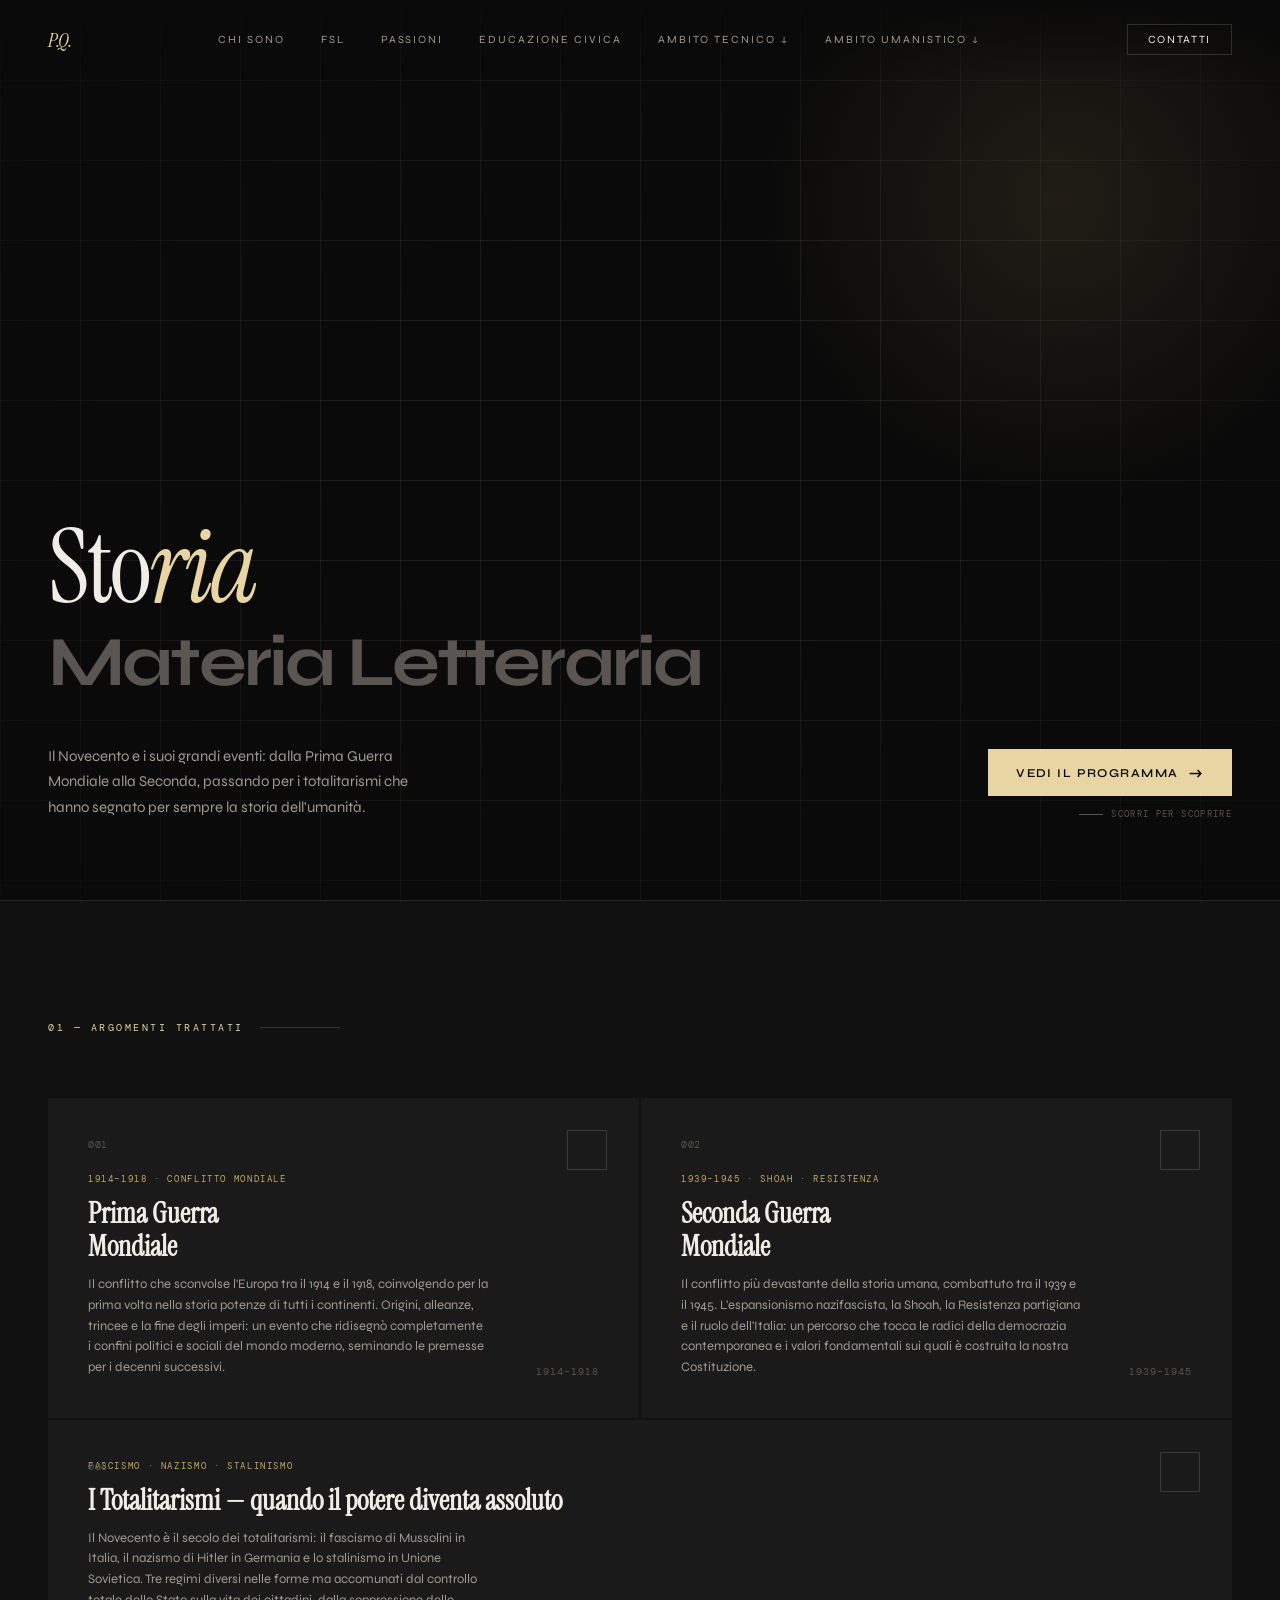
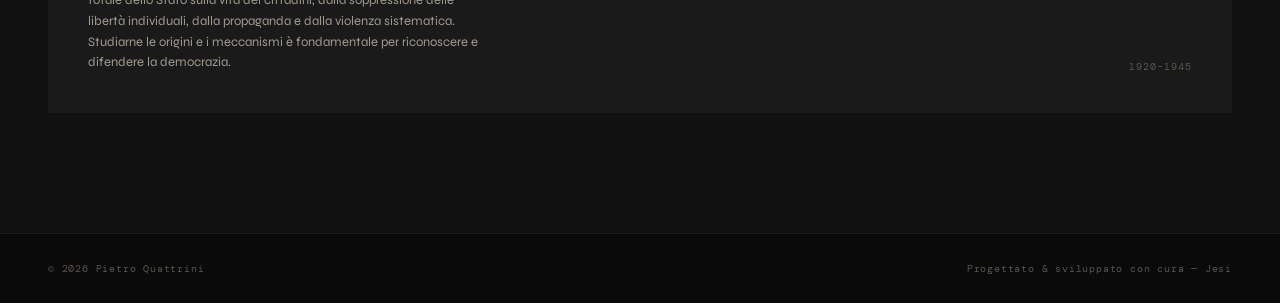
<file: storia.html>
<!DOCTYPE html>
<html lang="it">

<head>
    <meta charset="UTF-8">
    <meta name="viewport" content="width=device-width, initial-scale=1.0">
    <title>Pietro Quattrini - Storia</title>
    <link rel="preconnect" href="https://fonts.googleapis.com">
    <link
        href="https://fonts.googleapis.com/css2?family=Syne:wght@400;500;600;700;800&family=Instrument+Serif:ital@0;1&family=DM+Mono:wght@300;400&display=swap"
        rel="stylesheet">
    <link rel="stylesheet" href="css/stile.css">
</head>

<body>

        <nav>
        <div class="nav-logo">P.Q.</div>
        <div class="nav-links">
            <a href="home.html">Chi sono</a>
            <a href="pcto.html">FSL</a>
            <a href="passioni.html">Passioni</a>
            <a href="edCivica.html">Educazione Civica</a>
            <div class="nav-dropdown">
                <span class="nav-dropdown-label">Ambito Tecnico</span>
                <div class="nav-dropdown-menu">
                    <a href="informatica.html">Informatica</a>
                    <a href="sistemiReti.html">Sistemi e Reti</a>
                    <a href="tpsit.html">TPSIT</a>
                    <a href="intelligenzaArtificiale.html">Intelligenza Artificiale</a>
                    <a href="gpoi.html">GPOI</a>
                    <a href="matematica.html">Matematica</a>
                </div>
            </div>
            <div class="nav-dropdown">
                <span class="nav-dropdown-label">Ambito Umanistico</span>
                <div class="nav-dropdown-menu">
                    <a href="italiano.html">Italiano</a>
                    <a href="storia.html">Storia</a>
                    <a href="inglese.html">Inglese</a>
                </div>
            </div>
        </div>
        <a href="#contact" class="nav-cta">Contatti</a>
    </nav>

    <section class="hero">
        <div class="hero-grid-bg"></div>
        <div class="hero-orb"></div>

        <h1 class="hero-name">Sto<em>ria</em></h1>
        <div class="hero-role">Materia Letteraria</div>
        <div class="hero-bottom">
            <p class="hero-desc">Il Novecento e i suoi grandi eventi: dalla Prima Guerra Mondiale alla Seconda, passando per i totalitarismi che hanno segnato per sempre la storia dell'umanità.</p>
            <div class="hero-cta">
                <a href="#work" class="btn-primary">Vedi il programma <span class="arrow">→</span></a>
                <span class="scroll-hint">Scorri per scoprire</span>
            </div>
        </div>
    </section>

    <section class="work" id="work">
        <div class="section-label">01 — Argomenti trattati</div>
        <div class="work-grid">

            <div class="work-item">
                <span class="work-num">001</span>
                <div class="work-arrow"></div>
                <div class="work-tag">1914–1918 · Conflitto Mondiale</div>
                <h3 class="work-title">Prima Guerra<br>Mondiale</h3>
                <p class="work-desc">Il conflitto che sconvolse l'Europa tra il 1914 e il 1918, coinvolgendo per la prima volta nella storia potenze di tutti i continenti. Origini, alleanze, trincee e la fine degli imperi: un evento che ridisegnò completamente i confini politici e sociali del mondo moderno, seminando le premesse per i decenni successivi.</p>
                <span class="work-year">1914–1918</span>
            </div>

            <div class="work-item">
                <span class="work-num">002</span>
                <div class="work-arrow"></div>
                <div class="work-tag">1939–1945 · Shoah · Resistenza</div>
                <h3 class="work-title">Seconda Guerra<br>Mondiale</h3>
                <p class="work-desc">Il conflitto più devastante della storia umana, combattuto tra il 1939 e il 1945. L'espansionismo nazifascista, la Shoah, la Resistenza partigiana e il ruolo dell'Italia: un percorso che tocca le radici della democrazia contemporanea e i valori fondamentali sui quali è costruita la nostra Costituzione.</p>
                <span class="work-year">1939–1945</span>
            </div>

            <div class="work-item work-item-wide">
                <span class="work-num">003</span>
                <div class="work-arrow"></div>
                <div class="work-tag">Fascismo · Nazismo · Stalinismo</div>
                <h3 class="work-title">I Totalitarismi — quando il potere diventa assoluto</h3>
                <p class="work-desc">Il Novecento è il secolo dei totalitarismi: il fascismo di Mussolini in Italia, il nazismo di Hitler in Germania e lo stalinismo in Unione Sovietica. Tre regimi diversi nelle forme ma accomunati dal controllo totale dello Stato sulla vita dei cittadini, dalla soppressione delle libertà individuali, dalla propaganda e dalla violenza sistematica. Studiarne le origini e i meccanismi è fondamentale per riconoscere e difendere la democrazia.</p>
                <span class="work-year">1920–1945</span>
            </div>

        </div>
    </section>

    <footer>
        <span class="footer-left">© 2026 Pietro Quattrini</span>
        <span class="footer-right">Progettato &amp; sviluppato con cura — Jesi</span>
    </footer>

    <script src="js/script.js"></script>
</body>

</html>
</file>
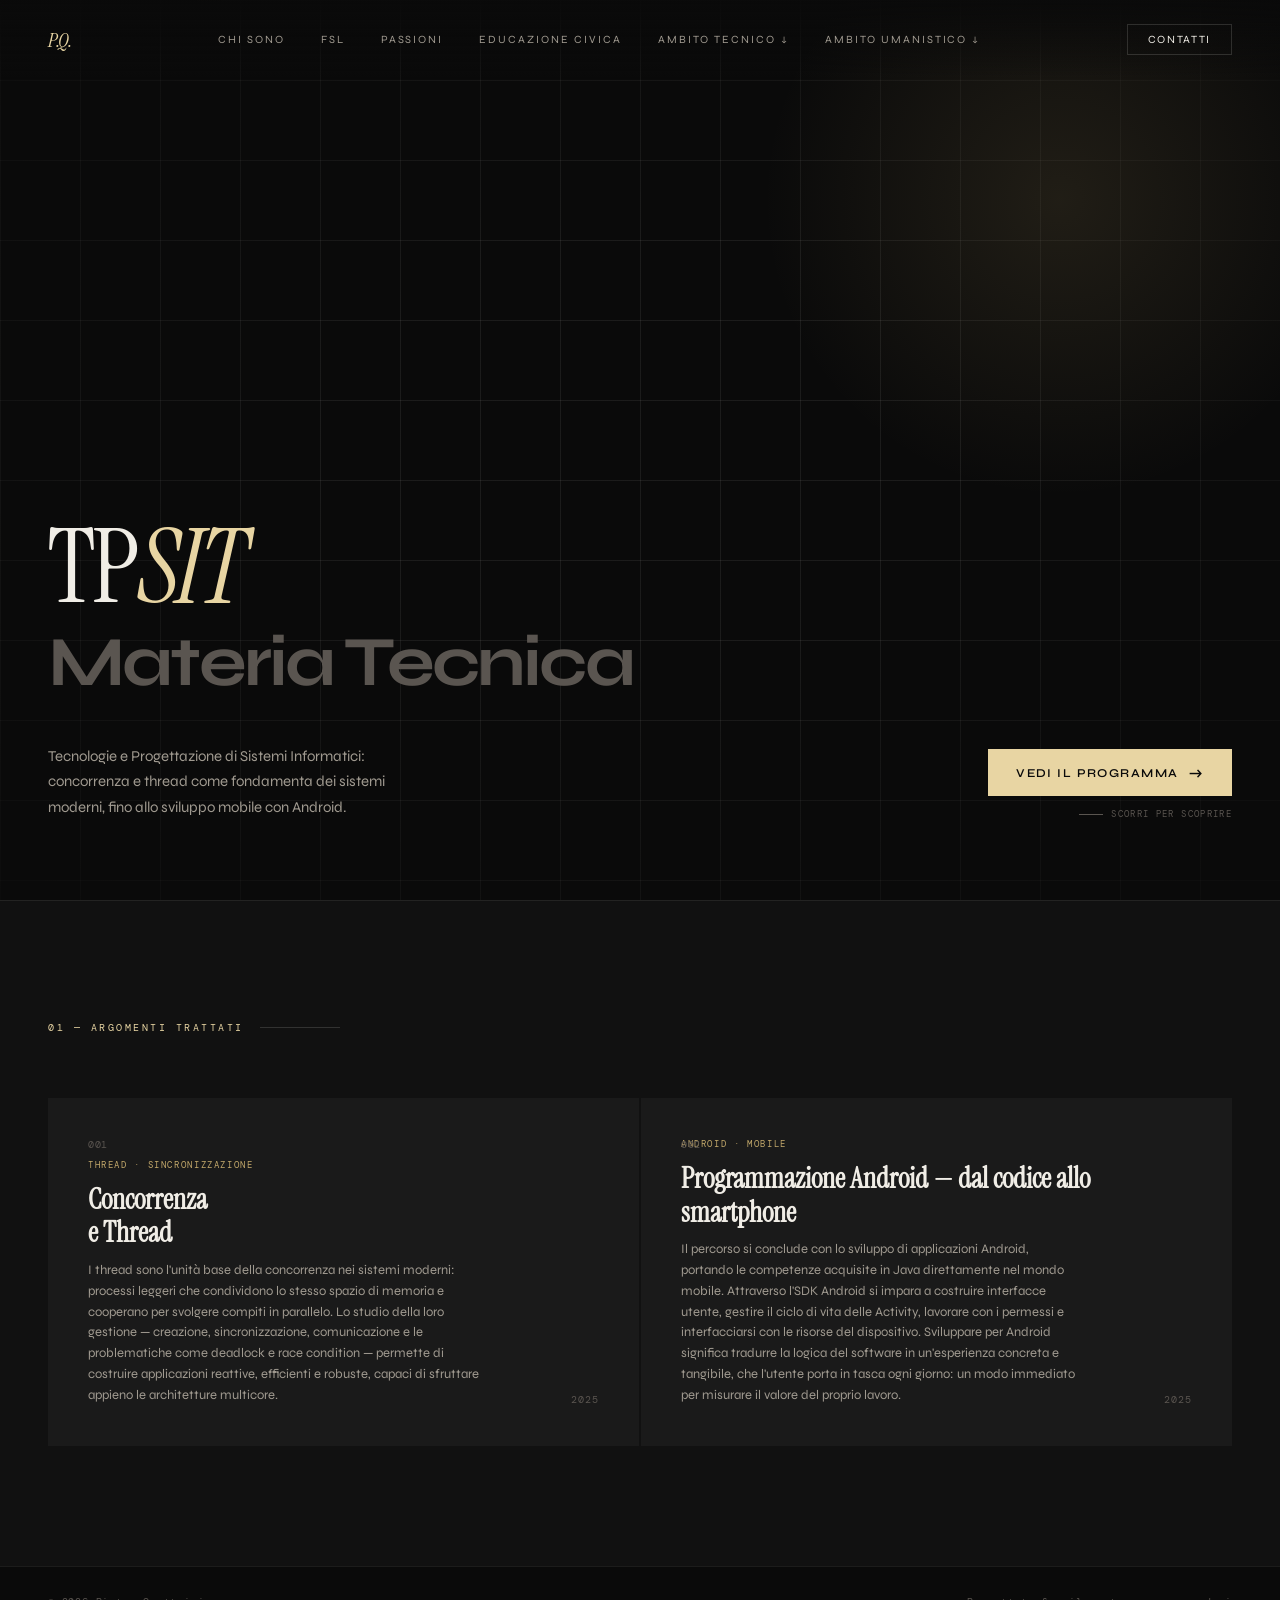
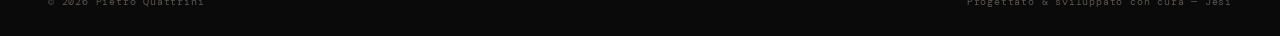
<file: tpsit.html>
<!DOCTYPE html>
<html lang="it">

<head>
    <meta charset="UTF-8">
    <meta name="viewport" content="width=device-width, initial-scale=1.0">
    <title>Pietro Quattrini - TPSIT</title>
    <link rel="preconnect" href="https://fonts.googleapis.com">
    <link
        href="https://fonts.googleapis.com/css2?family=Syne:wght@400;500;600;700;800&family=Instrument+Serif:ital@0;1&family=DM+Mono:wght@300;400&display=swap"
        rel="stylesheet">
    <link rel="stylesheet" href="css/stile.css">
</head>

<body>

    <nav>
        <div class="nav-logo">P.Q.</div>
        <div class="nav-links">
            <a href="home.html">Chi sono</a>
            <a href="pcto.html">FSL</a>
            <a href="passioni.html">Passioni</a>
            <a href="edCivica.html">Educazione Civica</a>
            <div class="nav-dropdown">
                <span class="nav-dropdown-label">Ambito Tecnico</span>
                <div class="nav-dropdown-menu">
                    <a href="informatica.html">Informatica</a>
                    <a href="sistemiReti.html">Sistemi e Reti</a>
                    <a href="tpsit.html">TPSIT</a>
                    <a href="intelligenzaArtificiale.html">Intelligenza Artificiale</a>
                    <a href="gpoi.html">GPOI</a>
                    <a href="matematica.html">Matematica</a>
                </div>
            </div>
            <div class="nav-dropdown">
                <span class="nav-dropdown-label">Ambito Umanistico</span>
                <div class="nav-dropdown-menu">
                    <a href="italiano.html">Italiano</a>
                    <a href="storia.html">Storia</a>
                    <a href="inglese.html">Inglese</a>
                </div>
            </div>
        </div>
        <a href="home.html#contact" class="nav-cta">Contatti</a>
    </nav>

    <section class="hero">
        <div class="hero-grid-bg"></div>
        <div class="hero-orb"></div>

        <h1 class="hero-name">TP<em>SIT</em></h1>
        <div class="hero-role">Materia Tecnica</div>
        <div class="hero-bottom">
            <p class="hero-desc">Tecnologie e Progettazione di Sistemi Informatici: concorrenza e thread come fondamenta dei sistemi moderni, fino allo sviluppo mobile con Android.</p>
            <div class="hero-cta">
                <a href="#work" class="btn-primary">Vedi il programma <span class="arrow">→</span></a>
                <span class="scroll-hint">Scorri per scoprire</span>
            </div>
        </div>
    </section>

    <section class="work" id="work">
        <div class="section-label">01 — Argomenti trattati</div>
        <div class="work-grid">

            <div class="work-item">
                <span class="work-num">001</span>
                <div class="work-tag">Thread · Sincronizzazione</div>
                <h3 class="work-title">Concorrenza<br>e Thread</h3>
                <p class="work-desc">I thread sono l'unità base della concorrenza nei sistemi moderni: processi leggeri che condividono lo stesso spazio di memoria e cooperano per svolgere compiti in parallelo. Lo studio della loro gestione — creazione, sincronizzazione, comunicazione e le problematiche come deadlock e race condition — permette di costruire applicazioni reattive, efficienti e robuste, capaci di sfruttare appieno le architetture multicore.</p>
                <span class="work-year">2025</span>
            </div>

            <div class="work-item">
                <span class="work-num">002</span>
                <div class="work-tag">Android · Mobile</div>
                <h3 class="work-title">Programmazione Android — dal codice allo smartphone</h3>
                <p class="work-desc">Il percorso si conclude con lo sviluppo di applicazioni Android, portando le competenze acquisite in Java direttamente nel mondo mobile. Attraverso l'SDK Android si impara a costruire interfacce utente, gestire il ciclo di vita delle Activity, lavorare con i permessi e interfacciarsi con le risorse del dispositivo. Sviluppare per Android significa tradurre la logica del software in un'esperienza concreta e tangibile, che l'utente porta in tasca ogni giorno: un modo immediato per misurare il valore del proprio lavoro.</p>
                <span class="work-year">2025</span>
            </div>

        </div>
    </section>

    <footer>
        <span class="footer-left">© 2026 Pietro Quattrini</span>
        <span class="footer-right">Progettato &amp; sviluppato con cura — Jesi</span>
    </footer>

    <script src="js/script.js"></script>
</body>

</html>
</file>
<file: css/stile.css>
* {
  margin: 0;
  padding: 0;
  box-sizing: border-box;
}

:root {
  --bg: #0a0a0a;
  --bg2: #111;
  --bg3: #1a1a1a;
  --fg: #f0ede6;
  --fg2: #a09a90;
  --fg3: #5a5550;
  --accent: #e8d5a3;
  --accent2: #c4a96b;
  --line: rgba(240, 237, 230, 0.08);
  --line2: rgba(240, 237, 230, 0.15);
}

html {
  scroll-behavior: smooth;
}

body {
  background: var(--bg);
  color: var(--fg);
  font-family: 'Syne', sans-serif;
  overflow-x: hidden;
}

/* Nav */

nav{
  position: fixed;
  top: 0;
  left: 0;
  right: 0;
  z-index: 100;
  padding: 24px 48px;
  display: flex;
  justify-content: space-between;
  align-items: center;
  background: linear-gradient(to bottom, rgba(10,10,10,.95) 0%, transparent 100%);
}

.nav-logo {
  font-family: 'Instrument Serif', serif;
  font-style: italic;
  font-size: 20px;
  color: var(--accent);
  letter-spacing: -.02em;
}

.nav-links {
  display: flex;
  gap: 36px;
  align-items: center;
  list-style: none;
}

/* stile base di tutti i link/voci nav */
.nav-links a,
.nav-links .nav-item > a,
.nav-dropdown-label {
  font-size: 11px;
  letter-spacing: .18em;
  text-transform: uppercase;
  color: var(--fg2);
  text-decoration: none;
  transition: color .2s;
  cursor: pointer;
  background: none;
  border: none;
  padding: 0;
  font-family: 'Syne', sans-serif;
  font-weight: 400;
  display: flex;
  align-items: center;
  gap: 5px;
}

.nav-links a:hover,
.nav-dropdown-label:hover,
.nav-dropdown.open .nav-dropdown-label {
  color: var(--fg);
}

/* Dropdown container */
.nav-dropdown {
  position: relative;
}

.nav-dropdown-label::after {
  content: '↓';
  font-size: 9px;
  transition: transform .2s;
  display: inline-block;
}

.nav-dropdown.open .nav-dropdown-label::after {
  transform: rotate(180deg);
}

/* Menu a tendina */
.nav-dropdown-menu {
  position: absolute;
  top: calc(100% + 14px);
  left: 50%;
  background: rgba(17,17,17,.97);
  border: 1px solid var(--line2);
  min-width: 160px;
  display: flex;
  flex-direction: column;
  opacity: 0;
  pointer-events: none;
  transition: opacity .2s, transform .2s;
  transform: translateX(-50%) translateY(-6px);
  z-index: 200;
}

.nav-dropdown.open .nav-dropdown-menu {
  opacity: 1;
  pointer-events: all;
  transform: translateX(-50%) translateY(0);
}

.nav-dropdown-menu a {
  font-size: 10px;
  letter-spacing: .18em;
  text-transform: uppercase;
  color: var(--fg2);
  text-decoration: none;
  padding: 12px 20px;
  transition: color .15s, background .15s;
  border-bottom: 1px solid var(--line);
  white-space: nowrap;
}

.nav-dropdown-menu a:last-child {
  border-bottom: none;
}

.nav-dropdown-menu a:hover {
  color: var(--accent);
  background: rgba(232,213,163,.04);
}

.nav-cta {
  font-size: 11px;
  letter-spacing: .15em;
  text-transform: uppercase;
  border: 1px solid var(--line2);
  padding: 8px 20px;
  color: var(--fg);
  text-decoration: none;
  transition: border-color .2s, background .2s;
}

.nav-cta:hover {
  border-color: var(--accent2);
  background: rgba(232,213,163,.05);
}

/* Hero */

.hero {
  min-height: 100vh;
  display: flex;
  flex-direction: column;
  justify-content: flex-end;
  padding: 0 48px 80px;
  position: relative;
  overflow: hidden;
}

.hero-grid-bg {
  position: absolute;
  inset: 0;
  background-image:
    linear-gradient(var(--line) 1px, transparent 1px),
    linear-gradient(90deg, var(--line) 1px, transparent 1px);
  background-size: 80px 80px;
  mask-image: radial-gradient(ellipse 80% 80% at 50% 50%, black 30%, transparent 100%);
}

.hero-orb {
  position: absolute;
  width: 600px;
  height: 600px;
  top: -100px;
  right: -80px;
  background: radial-gradient(circle, rgba(196,169,107,.12) 0%, transparent 70%);
  border-radius: 50%;
  animation: pulse 6s ease-in-out infinite;
}

@keyframes pulse {
  0%, 100% { transform: scale(1) rotate(0deg); }
  50%       { transform: scale(1.06) rotate(3deg); }
}

.hero-eyebrow {
  font-family: 'DM Mono', monospace;
  font-size: 11px;
  color: var(--accent);
  letter-spacing: .2em;
  text-transform: uppercase;
  margin-bottom: 28px;
  opacity: 0;
  animation: fadeUp .8s .2s forwards;
}

.hero-name {
  font-family: 'Instrument Serif', serif;
  font-size: clamp(56px, 8vw, 120px);
  font-weight: 400;
  line-height: .95;
  letter-spacing: -.03em;
  margin-bottom: 12px;
  opacity: 0;
  animation: fadeUp .8s .35s forwards;
}

.hero-name em {
  font-style: italic;
  color: var(--accent);
}

.hero-role {
  font-size: clamp(40px, 5.5vw, 84px);
  font-weight: 700;
  line-height: .95;
  letter-spacing: -.04em;
  color: var(--fg3);
  margin-bottom: 48px;
  opacity: 0;
  animation: fadeUp .8s .5s forwards;
}

.hero-bottom {
  display: flex;
  justify-content: space-between;
  align-items: flex-end;
  opacity: 0;
  animation: fadeUp .8s .65s forwards;
}

.hero-desc {
  max-width: 380px;
  font-size: 15px;
  line-height: 1.7;
  color: var(--fg2);
  font-weight: 400;
}

.hero-cta {
  display: flex;
  flex-direction: column;
  align-items: flex-end;
  gap: 12px;
}

@keyframes fadeUp {
  from { opacity: 0; transform: translateY(24px); }
  to   { opacity: 1; transform: translateY(0); }
}

/* Buttons */

.btn-primary {
  display: inline-flex;
  align-items: center;
  gap: 10px;
  background: var(--accent);
  color: #0a0a0a;
  font-size: 12px;
  font-weight: 600;
  letter-spacing: .12em;
  text-transform: uppercase;
  padding: 14px 28px;
  text-decoration: none;
  transition: background .2s, transform .15s;
}

.btn-primary:hover {
  background: var(--accent2);
  transform: translateY(-1px);
}

.btn-primary .arrow {
  font-size: 16px;
  transition: transform .2s;
}

.btn-primary:hover .arrow {
  transform: translateX(3px);
}

.scroll-hint {
  font-family: 'DM Mono', monospace;
  font-size: 9px;
  color: var(--fg3);
  letter-spacing: .15em;
  text-transform: uppercase;
  display: flex;
  align-items: center;
  gap: 8px;
}

.scroll-hint::before {
  content: '';
  display: block;
  width: 24px;
  height: 1px;
  background: var(--fg3);
}

/* Sections shared */

section {
  padding: 120px 48px;
}

.section-label {
  font-family: 'DM Mono', monospace;
  font-size: 10px;
  letter-spacing: .25em;
  text-transform: uppercase;
  color: var(--accent);
  margin-bottom: 64px;
  display: flex;
  align-items: center;
  gap: 16px;
}

.section-label::after {
  content: '';
  flex: 1;
  height: 1px;
  background: var(--line2);
  max-width: 80px;
}

/* About */

.about {
  border-top: 1px solid var(--line);
}

.about-inner {
  display: grid;
  grid-template-columns: 1fr 1fr;
  gap: 80px;
  align-items: start;
}

.about-text h2 {
  font-family: 'Instrument Serif', serif;
  font-size: clamp(32px, 4vw, 54px);
  font-weight: 400;
  line-height: 1.15;
  letter-spacing: -.02em;
  margin-bottom: 28px;
}

.about-text h2 em {
  font-style: italic;
  color: var(--accent);
}

.about-text p {
  font-size: 15px;
  line-height: 1.8;
  color: var(--fg2);
  margin-bottom: 16px;
  font-weight: 400;
}

.about-stats {
  display: flex;
  flex-direction: column;
}

.stat-row {
  padding: 24px 0;
  border-bottom: 1px solid var(--line);
  display: flex;
  justify-content: space-between;
  align-items: baseline;
}

.stat-row:first-child {
  border-top: 1px solid var(--line);
}

.stat-num {
  font-family: 'Instrument Serif', serif;
  font-style: italic;
  font-size: 48px;
  color: var(--accent);
  line-height: 1;
}

.stat-label {
  font-size: 12px;
  color: var(--fg2);
  letter-spacing: .1em;
  text-transform: uppercase;
  font-weight: 500;
}

/* Work */

.work {
  background: var(--bg2);
  border-top: 1px solid var(--line);
}

.work-grid {
  display: grid;
  grid-template-columns: 1fr 1fr;
  gap: 2px;
}

.work-item {
  position: relative;
  overflow: hidden;
  background: var(--bg3);
  padding: 40px;
  min-height: 320px;
  display: flex;
  flex-direction: column;
  justify-content: flex-end;
  cursor: pointer;
  transition: background .3s;
}

.work-item:hover {
  background: #1f1e1c;
}

.work-item-wide {
  grid-column: 1 / -1;
  min-height: 240px;
}

.work-tag {
  font-family: 'DM Mono', monospace;
  font-size: 9px;
  letter-spacing: .18em;
  text-transform: uppercase;
  color: var(--accent2);
  margin-bottom: 12px;
}

.work-title {
  font-family: 'Instrument Serif', serif;
  font-size: 28px;
  line-height: 1.2;
  margin-bottom: 10px;
}

.work-desc {
  font-size: 13px;
  color: var(--fg2);
  line-height: 1.6;
  max-width: 400px;
}

.work-arrow {
  position: absolute;
  top: 32px;
  right: 32px;
  width: 40px;
  height: 40px;
  border: 1px solid var(--line2);
  display: flex;
  align-items: center;
  justify-content: center;
  font-size: 18px;
  color: var(--fg2);
  transition: border-color .2s, color .2s, transform .2s;
}

.work-item:hover .work-arrow {
  border-color: var(--accent);
  color: var(--accent);
  transform: translate(2px, -2px);
}

.work-year {
  position: absolute;
  bottom: 40px;
  right: 40px;
  font-family: 'DM Mono', monospace;
  font-size: 10px;
  color: var(--fg3);
  letter-spacing: .1em;
}

.work-num {
  position: absolute;
  top: 40px;
  left: 40px;
  font-family: 'DM Mono', monospace;
  font-size: 10px;
  color: var(--fg3);
  letter-spacing: .05em;
}

/* Skills */

.skills {
  border-top: 1px solid var(--line);
}

.skills-layout {
  display: grid;
  grid-template-columns: 1fr 2fr;
  gap: 80px;
  align-items: start;
}

.skills-intro h2 {
  font-family: 'Instrument Serif', serif;
  font-size: clamp(28px, 3vw, 42px);
  font-weight: 400;
  line-height: 1.2;
  letter-spacing: -.02em;
  margin-bottom: 20px;
}

.skills-intro h2 em {
  font-style: italic;
  color: var(--accent);
}

.skills-intro p {
  font-size: 14px;
  color: var(--fg2);
  line-height: 1.75;
}

.skills-list {
  display: flex;
  flex-direction: column;
}

.skill-row {
  display: flex;
  align-items: center;
  gap: 20px;
  padding: 18px 0;
  border-bottom: 1px solid var(--line);
}

.skill-row:first-child {
  border-top: 1px solid var(--line);
}

.skill-name {
  font-size: 14px;
  font-weight: 500;
  min-width: 160px;
  color: var(--fg);
}

.skill-bar {
  flex: 1;
  height: 2px;
  background: var(--line2);
  position: relative;
}

.skill-fill {
  height: 100%;
  background: linear-gradient(90deg, var(--accent2), var(--accent));
}

.skill-pct {
  font-family: 'DM Mono', monospace;
  font-size: 10px;
  color: var(--fg3);
  min-width: 32px;
  text-align: right;
}

/* Contact */

.contact {
  background: var(--bg2);
  border-top: 1px solid var(--line);
  text-align: center;
}

.contact-big {
  font-family: 'Instrument Serif', serif;
  font-size: clamp(40px, 7vw, 100px);
  font-weight: 400;
  line-height: 1;
  letter-spacing: -.03em;
  margin-bottom: 40px;
}

.contact-big em {
  font-style: italic;
  color: var(--accent);
}

.contact-links {
  display: flex;
  justify-content: center;
  gap: 40px;
  margin-bottom: 80px;
  flex-wrap: wrap;
}

.contact-link {
  font-family: 'DM Mono', monospace;
  font-size: 11px;
  letter-spacing: .15em;
  text-transform: uppercase;
  color: var(--fg2);
  text-decoration: none;
  border-bottom: 1px solid var(--line2);
  padding-bottom: 3px;
  transition: color .2s, border-color .2s;
}

.contact-link:hover {
  color: var(--accent);
  border-color: var(--accent);
}

.contact-email {
  display: inline-block;
  font-family: 'Instrument Serif', serif;
  font-style: italic;
  font-size: clamp(18px, 2.5vw, 28px);
  color: var(--fg2);
  text-decoration: none;
  margin-bottom: 64px;
  transition: color .2s;
  letter-spacing: -.01em;
}

.contact-email:hover {
  color: var(--accent);
}

/* Footer */

footer {
  padding: 28px 48px;
  border-top: 1px solid var(--line);
  display: flex;
  justify-content: space-between;
  align-items: center;
}

.footer-left,
.footer-right {
  font-family: 'DM Mono', monospace;
  font-size: 10px;
  color: var(--fg3);
  letter-spacing: .08em;
}
</file>
